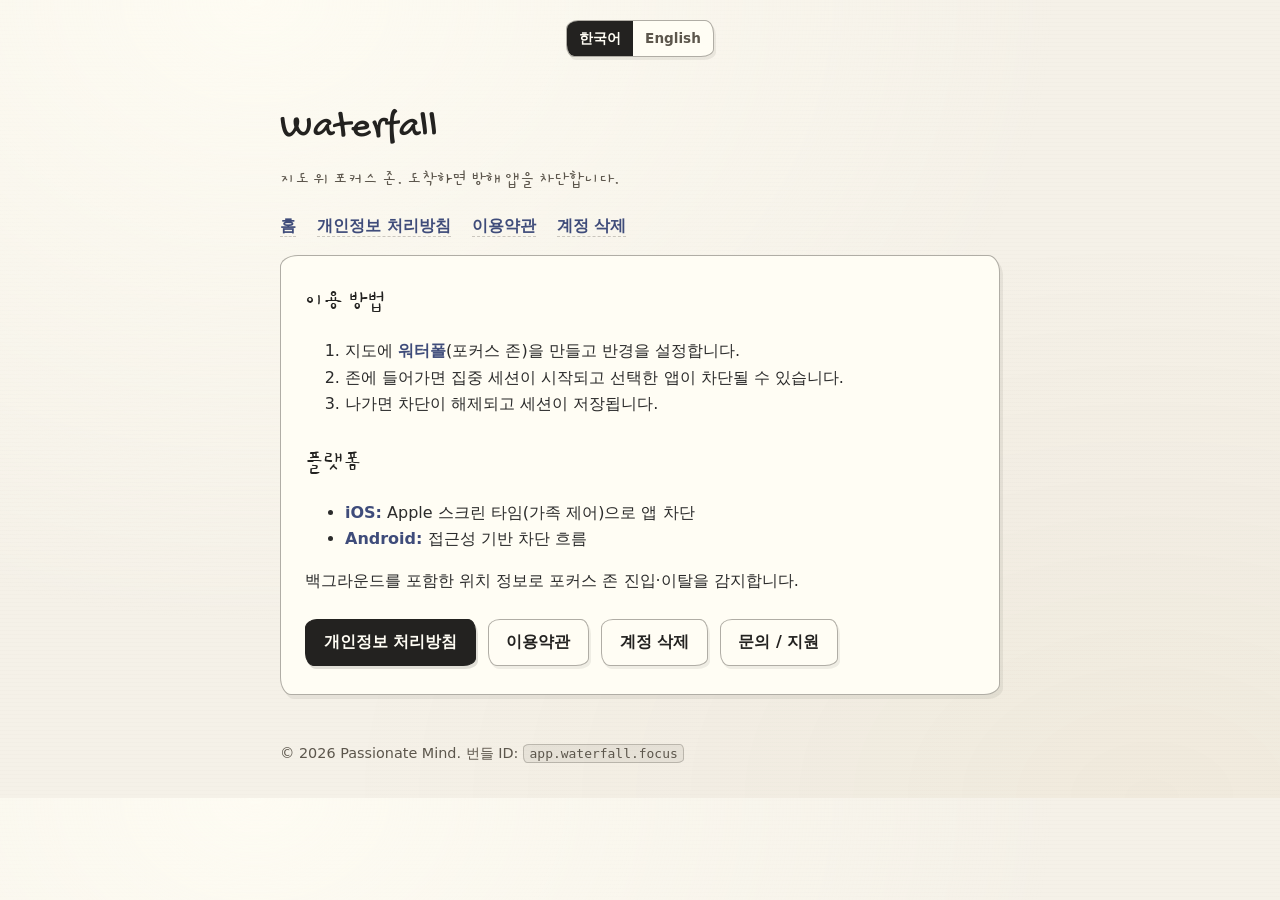
<file: index.html>
<!DOCTYPE html>
<html lang="ko">
  <head>
    <meta charset="utf-8" />
    <meta name="viewport" content="width=device-width, initial-scale=1" />
    <title>Waterfall — 지도 위 포커스 존</title>
    <meta
      name="description"
      content="워터폴은 지도 위 포커스 존에 들어가면 선택한 앱을 차단해 집중을 돕는 앱입니다."
    />
    <link rel="stylesheet" href="css/style.css" />
    <script src="js/i18n.js" defer></script>
  </head>
  <body data-default-lang="ko">
    <div class="lang-switch" role="group" aria-label="Language">
      <button type="button" data-lang-btn="ko" class="active" aria-pressed="true">한국어</button>
      <button type="button" data-lang-btn="en" aria-pressed="false">English</button>
    </div>

    <div data-lang-block="ko">
      <span data-page-title hidden>Waterfall — 지도 위 포커스 존</span>
      <header>
        <h1>Waterfall</h1>
        <p>지도 위 포커스 존. 도착하면 방해 앱을 차단합니다.</p>
      </header>
      <nav>
        <div class="nav-links">
          <a href="index.html">홈</a>
          <a href="privacy.html">개인정보 처리방침</a>
          <a href="terms.html">이용약관</a>
          <a href="delete-account.html">계정 삭제</a>
        </div>
      </nav>
      <section class="hero">
        <div class="hero-card">
          <h2>이용 방법</h2>
          <ol>
            <li>지도에 <strong>워터폴</strong>(포커스 존)을 만들고 반경을 설정합니다.</li>
            <li>존에 들어가면 집중 세션이 시작되고 선택한 앱이 차단될 수 있습니다.</li>
            <li>나가면 차단이 해제되고 세션이 저장됩니다.</li>
          </ol>
          <h2>플랫폼</h2>
          <ul>
            <li><strong>iOS:</strong> Apple 스크린 타임(가족 제어)으로 앱 차단</li>
            <li><strong>Android:</strong> 접근성 기반 차단 흐름</li>
          </ul>
          <p>
            백그라운드를 포함한 위치 정보로 포커스 존 진입·이탈을 감지합니다.
          </p>
          <div class="cta-row">
            <a href="privacy.html">개인정보 처리방침</a>
            <a href="terms.html" class="secondary">이용약관</a>
            <a href="delete-account.html" class="secondary">계정 삭제</a>
            <a href="https://github.com/Halley04/Waterfall-docs/issues" class="secondary">문의 / 지원</a>
          </div>
        </div>
      </section>
      <footer>
        <p>© 2026 Passionate Mind. 번들 ID: <code>app.waterfall.focus</code></p>
      </footer>
    </div>

    <div data-lang-block="en" hidden>
      <span data-page-title hidden>Waterfall — Focus zones on the map</span>
      <header>
        <h1>Waterfall</h1>
        <p>Focus zones on the map. Block distracting apps when you arrive.</p>
      </header>
      <nav>
        <div class="nav-links">
          <a href="index.html">Home</a>
          <a href="privacy.html">Privacy Policy</a>
          <a href="terms.html">Terms of Use</a>
          <a href="delete-account.html">Account deletion</a>
        </div>
      </nav>
      <section class="hero">
        <div class="hero-card">
          <h2>How it works</h2>
          <ol>
            <li>Create a <strong>waterfall</strong> — a focus zone with a radius you choose.</li>
            <li>When you enter, a focus session can start and selected apps may be blocked.</li>
            <li>When you leave, blocking turns off and your session is saved.</li>
          </ol>
          <h2>Platforms</h2>
          <ul>
            <li><strong>iOS:</strong> Apple Screen Time (Family Controls)</li>
            <li><strong>Android:</strong> Accessibility-based blocking</li>
          </ul>
          <p>Location is used to detect zone enter/exit, including in the background.</p>
          <div class="cta-row">
            <a href="privacy.html">Privacy Policy</a>
            <a href="terms.html" class="secondary">Terms of Use</a>
            <a href="delete-account.html" class="secondary">Account deletion</a>
            <a href="https://github.com/Halley04/Waterfall-docs/issues" class="secondary">Contact / Support</a>
          </div>
        </div>
      </section>
      <footer>
        <p>© 2026 Passionate Mind. Bundle ID: <code>app.waterfall.focus</code></p>
      </footer>
    </div>
  </body>
</html>
</file>
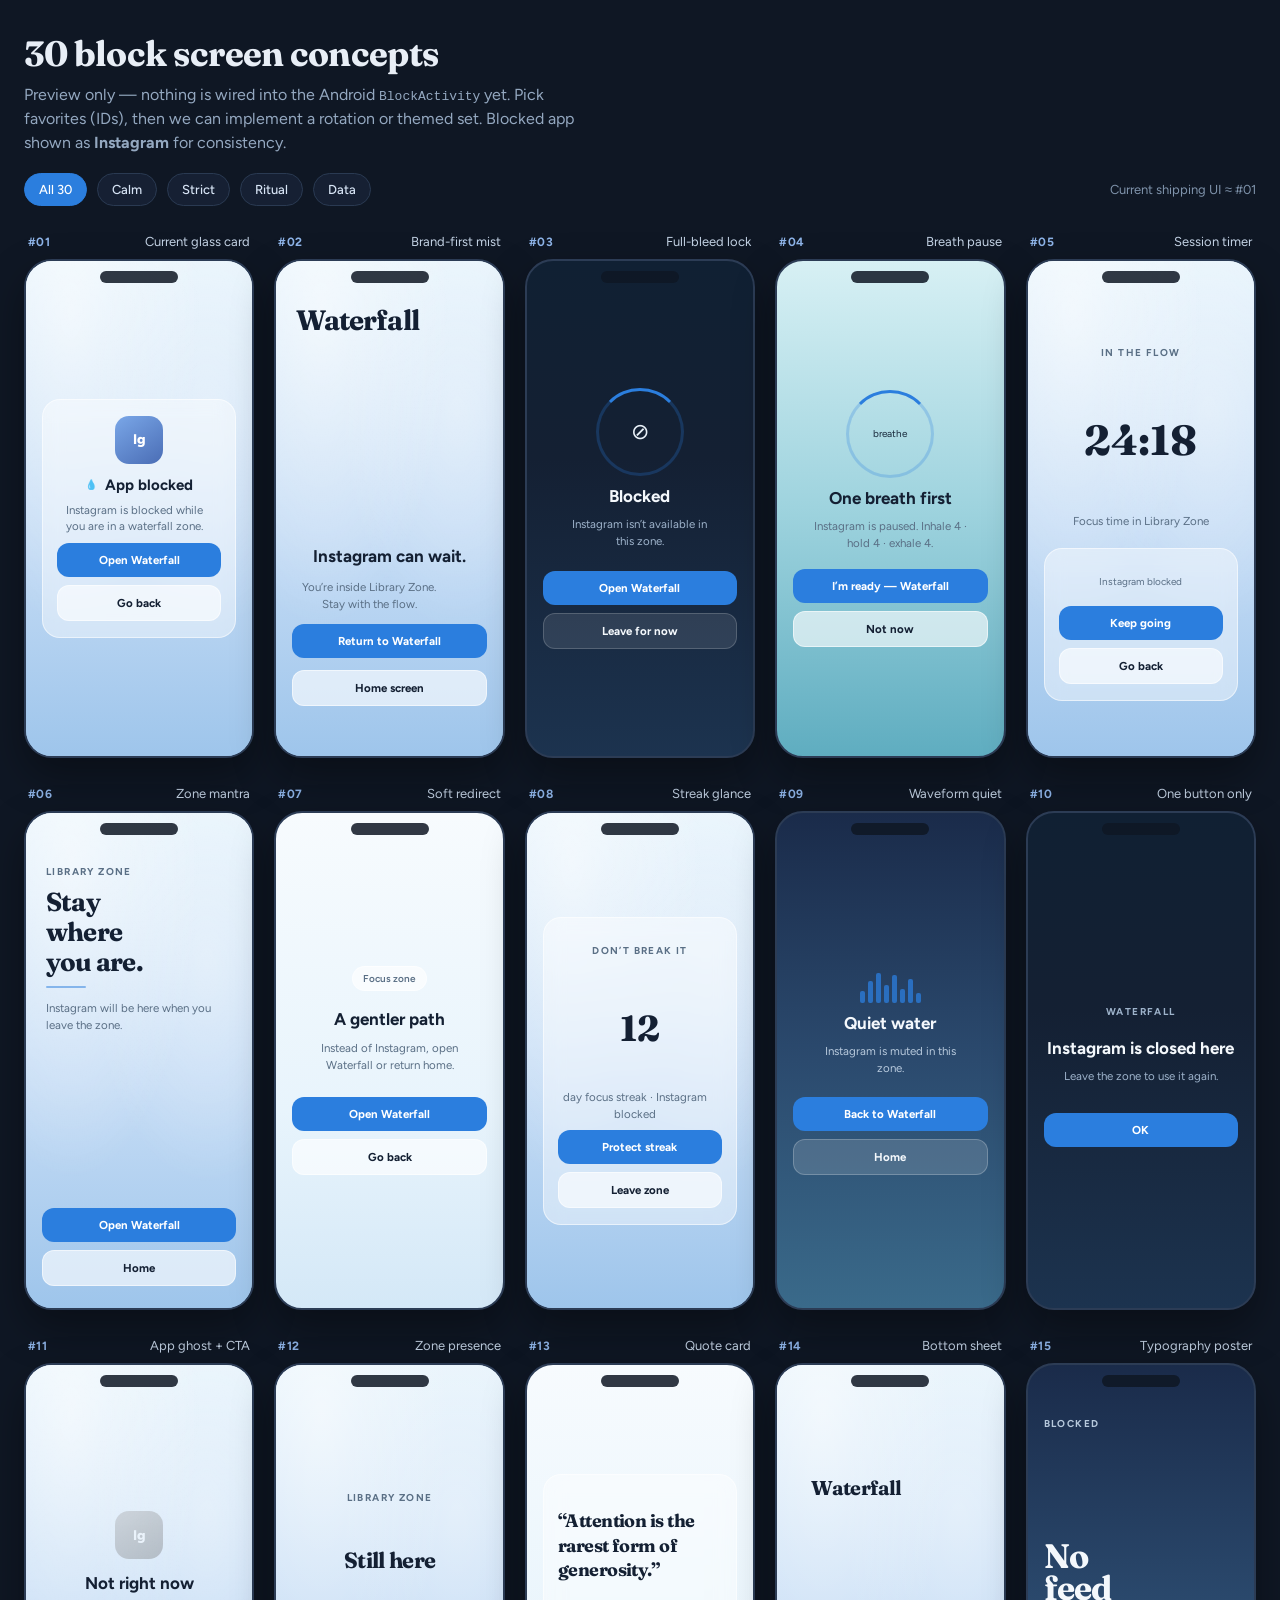
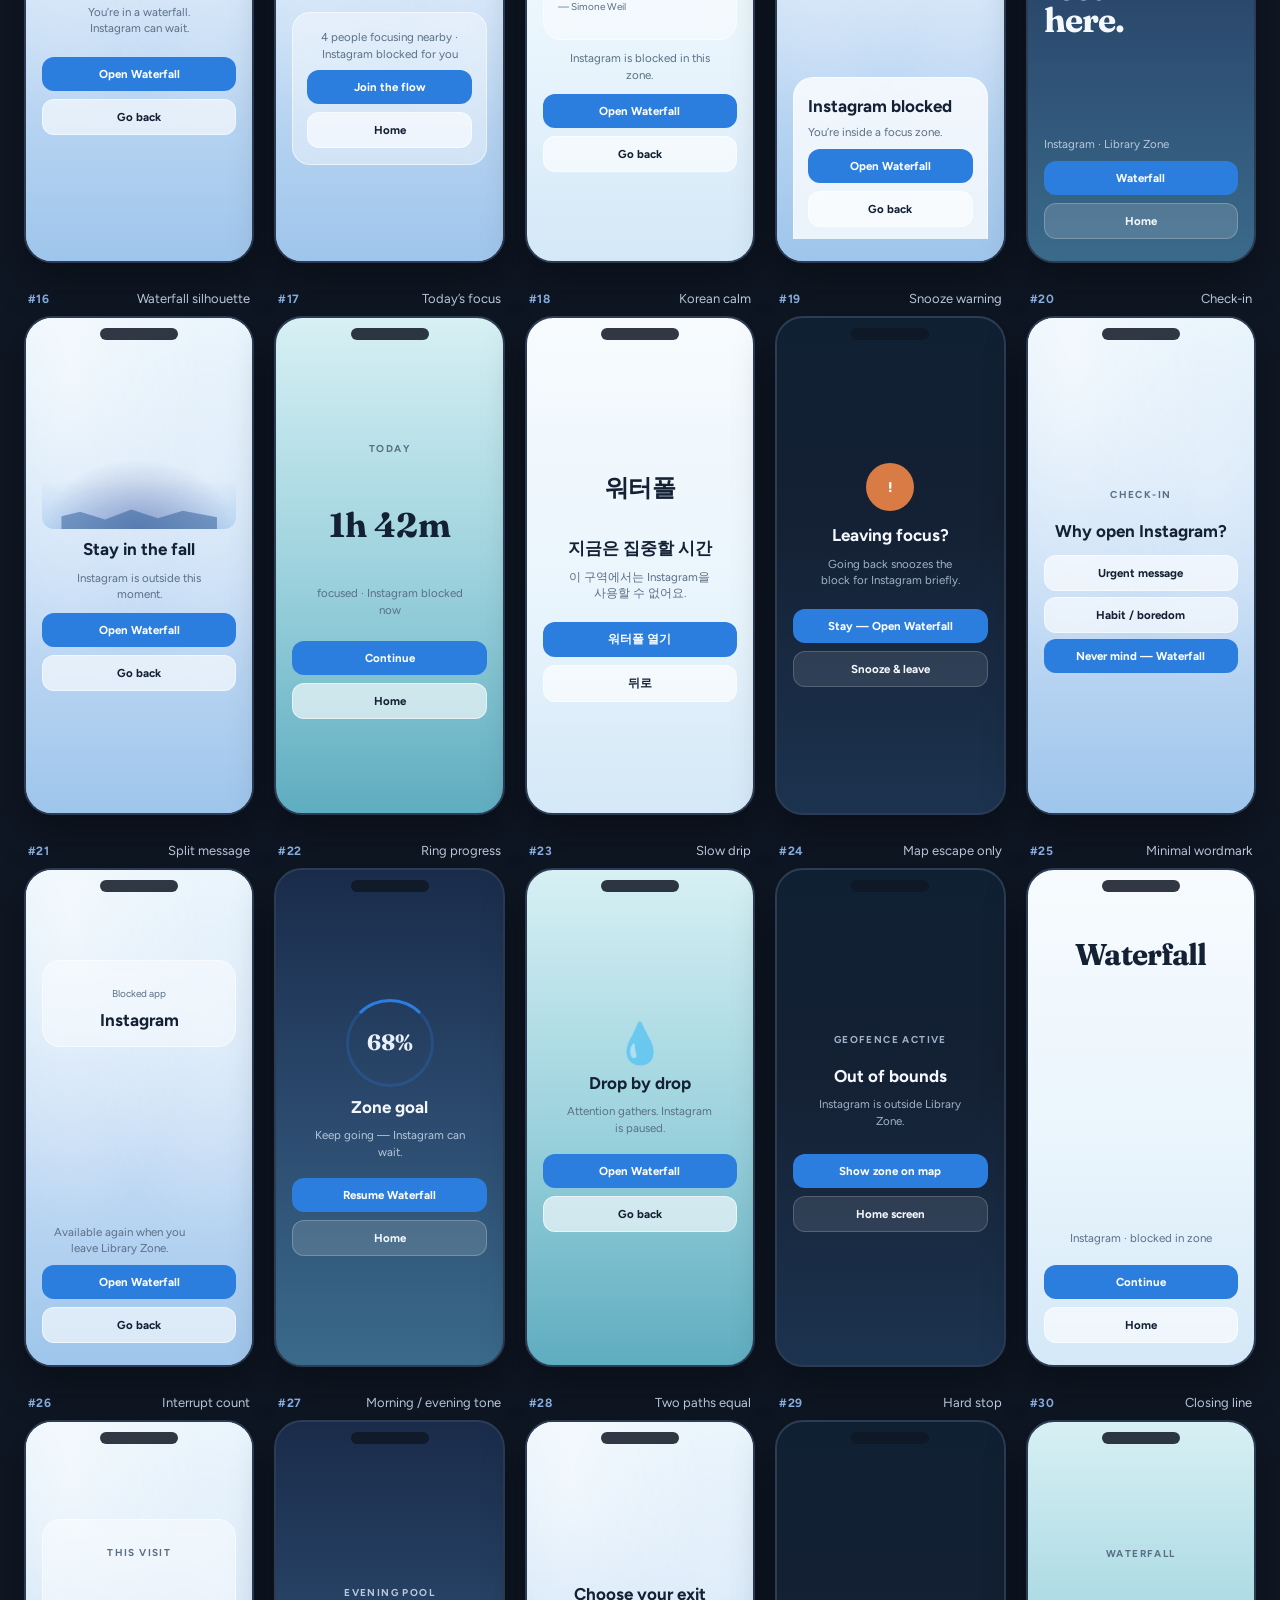
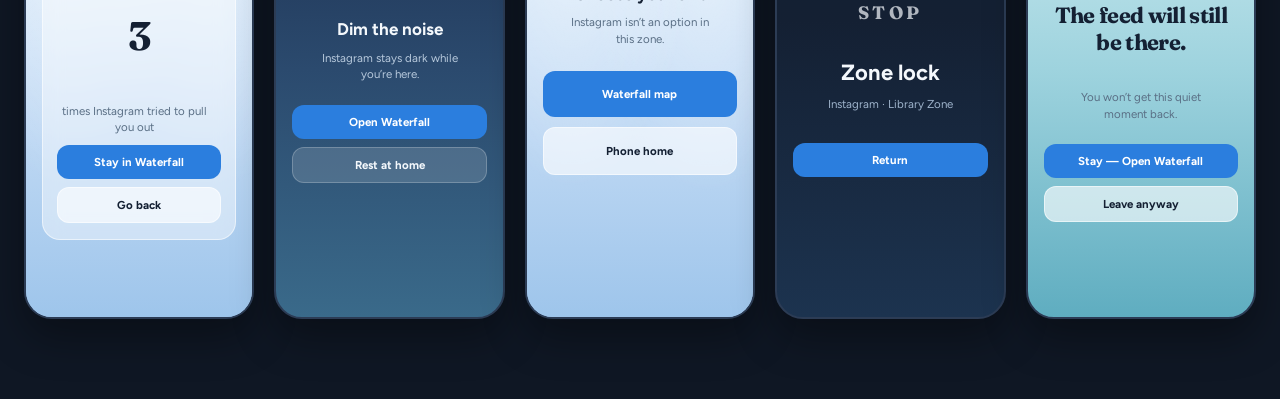
<file: block-screen-gallery.html>
<!DOCTYPE html>
<html lang="en">
<head>
  <meta charset="UTF-8" />
  <meta name="viewport" content="width=device-width, initial-scale=1" />
  <title>Waterfall — 30 block screen concepts</title>
  <link rel="preconnect" href="https://fonts.googleapis.com" />
  <link rel="preconnect" href="https://fonts.gstatic.com" crossorigin />
  <link href="https://fonts.googleapis.com/css2?family=Figtree:wght@400;500;600;700;800&family=Fraunces:opsz,wght@9..144,500;9..144,700&display=swap" rel="stylesheet" />
  <style>
    :root {
      --sky: #e8f4fc;
      --mid: #c5dcf5;
      --pool: #9ec5eb;
      --ink: #142033;
      --text: #1a2b3d;
      --muted: #5a6f85;
      --blue: #2b7ede;
      --teal: #3696a8;
      --deep: #4a5a9e;
      --foam: #f3f8fc;
      --glass: rgba(255, 255, 255, 0.42);
      --glass-strong: rgba(255, 255, 255, 0.62);
      --border: rgba(255, 255, 255, 0.55);
      --page: #0f1724;
    }

    * { box-sizing: border-box; }
    body {
      margin: 0;
      font-family: Figtree, sans-serif;
      background: var(--page);
      color: #e8eef6;
      padding: 32px 24px 80px;
    }

    header {
      max-width: 1280px;
      margin: 0 auto 28px;
    }
    header h1 {
      font-family: Fraunces, serif;
      font-weight: 700;
      font-size: clamp(1.6rem, 3vw, 2.2rem);
      margin: 0 0 8px;
      letter-spacing: -0.02em;
    }
    header p {
      margin: 0;
      color: #94a8c0;
      max-width: 56ch;
      line-height: 1.5;
    }
    .toolbar {
      display: flex;
      flex-wrap: wrap;
      gap: 10px;
      margin-top: 18px;
      align-items: center;
    }
    .toolbar button {
      border: 1px solid #2a3a52;
      background: #162033;
      color: #d7e4f5;
      border-radius: 999px;
      padding: 8px 14px;
      font: 500 13px Figtree, sans-serif;
      cursor: pointer;
    }
    .toolbar button.active {
      background: var(--blue);
      border-color: var(--blue);
      color: white;
    }
    .note {
      font-size: 13px;
      color: #7f93ab;
      margin-left: auto;
    }

    .grid {
      max-width: 1280px;
      margin: 0 auto;
      display: grid;
      grid-template-columns: repeat(auto-fill, minmax(220px, 1fr));
      gap: 28px 20px;
    }

    .card {
      display: flex;
      flex-direction: column;
      gap: 10px;
    }
    .meta {
      display: flex;
      justify-content: space-between;
      align-items: baseline;
      gap: 8px;
      padding: 0 4px;
    }
    .meta .id {
      font-size: 12px;
      font-weight: 700;
      color: #8eb4e8;
      letter-spacing: 0.04em;
    }
    .meta .name {
      font-size: 13px;
      color: #c5d4e6;
      text-align: right;
    }

    .phone {
      aspect-ratio: 9 / 19.5;
      border-radius: 28px;
      overflow: hidden;
      position: relative;
      border: 2px solid #2c3c55;
      box-shadow: 0 18px 40px rgba(0, 0, 0, 0.35);
      background: linear-gradient(180deg, var(--sky), var(--mid) 48%, var(--pool));
      color: var(--text);
    }
    .phone::before {
      content: "";
      position: absolute;
      top: 10px;
      left: 50%;
      transform: translateX(-50%);
      width: 78px;
      height: 12px;
      background: #0f1724;
      border-radius: 999px;
      z-index: 5;
      opacity: 0.85;
    }
    .screen {
      position: absolute;
      inset: 0;
      padding: 42px 16px 22px;
      display: flex;
      flex-direction: column;
      align-items: center;
      justify-content: center;
      text-align: center;
      gap: 10px;
    }

    .brand {
      font-family: Fraunces, serif;
      font-weight: 700;
      letter-spacing: -0.03em;
      color: var(--ink);
    }
    .eyebrow {
      font-size: 10px;
      font-weight: 700;
      letter-spacing: 0.14em;
      text-transform: uppercase;
      color: var(--muted);
    }
    .title {
      font-size: 17px;
      font-weight: 700;
      line-height: 1.2;
      color: var(--ink);
      margin: 0;
    }
    .body {
      font-size: 11.5px;
      line-height: 1.45;
      color: var(--muted);
      margin: 0;
      max-width: 22ch;
    }
    .glass {
      background: var(--glass);
      border: 1px solid var(--border);
      backdrop-filter: blur(10px);
      border-radius: 18px;
      padding: 16px 14px;
      width: 100%;
    }
    .btn {
      width: 100%;
      border: 0;
      border-radius: 12px;
      padding: 10px 12px;
      font: 700 11.5px Figtree, sans-serif;
      cursor: default;
    }
    .btn-primary {
      background: var(--blue);
      color: white;
    }
    .btn-ghost {
      background: var(--glass-strong);
      color: var(--ink);
      border: 1px solid var(--border);
    }
    .icon {
      width: 48px;
      height: 48px;
      border-radius: 14px;
      background: linear-gradient(145deg, #7aa7e8, #4a6db5);
      display: grid;
      place-items: center;
      color: white;
      font-weight: 800;
      font-size: 14px;
      margin: 0 auto 4px;
    }
    .icon.round { border-radius: 50%; }
    .stack { display: flex; flex-direction: column; gap: 8px; width: 100%; }
    .row { display: flex; gap: 8px; width: 100%; align-items: center; justify-content: center; }
    .tiny { font-size: 10px; color: var(--muted); }
    .big-num {
      font-family: Fraunces, serif;
      font-size: 42px;
      line-height: 0.95;
      color: var(--ink);
      font-weight: 700;
    }
    .ring {
      width: 88px;
      height: 88px;
      border-radius: 50%;
      border: 3px solid rgba(43, 126, 222, 0.25);
      border-top-color: var(--blue);
      display: grid;
      place-items: center;
    }
    .mist {
      position: absolute;
      inset: 0;
      background:
        radial-gradient(ellipse at 20% 10%, rgba(255,255,255,0.55), transparent 50%),
        radial-gradient(ellipse at 80% 30%, rgba(255,255,255,0.35), transparent 45%),
        linear-gradient(180deg, var(--sky), var(--mid) 55%, var(--pool));
      z-index: 0;
    }
    .content { position: relative; z-index: 1; width: 100%; height: 100%;
      display: flex; flex-direction: column; align-items: center; justify-content: center; gap: 10px; }

    /* Variants with darker/mood backgrounds override .phone */
    .phone.deep { background: linear-gradient(180deg, #1a2b4a, #2b4a6e 50%, #3a6a8a); color: #e8f0f8; }
    .phone.deep .title, .phone.deep .brand, .phone.deep .big-num { color: #f4f8fc; }
    .phone.deep .body, .phone.deep .eyebrow, .phone.deep .tiny { color: #b7c9dc; }
    .phone.deep .glass { background: rgba(255,255,255,0.12); border-color: rgba(255,255,255,0.2); }
    .phone.deep .btn-ghost { background: rgba(255,255,255,0.14); color: #f4f8fc; border-color: rgba(255,255,255,0.22); }

    .phone.teal { background: linear-gradient(180deg, #d7f0f4, #9ed3de 50%, #5fadc0); }
    .phone.ink { background: linear-gradient(180deg, #102033, #142033 40%, #1c334f); color: #e8f0f8; }
    .phone.ink .title, .phone.ink .brand, .phone.ink .big-num { color: #f4f8fc; }
    .phone.ink .body, .phone.ink .eyebrow, .phone.ink .tiny { color: #9eb3cb; }
    .phone.ink .glass { background: rgba(255,255,255,0.08); border-color: rgba(255,255,255,0.16); }
    .phone.ink .btn-ghost { background: rgba(255,255,255,0.1); color: #f4f8fc; border-color: rgba(255,255,255,0.18); }

    .phone.foam { background: linear-gradient(180deg, #f7fbfe, #e8f4fc 60%, #d4e8f7); }

    .poster-line {
      width: 100%;
      text-align: left;
      padding: 0 4px;
    }
    .divider {
      width: 40px;
      height: 2px;
      background: var(--blue);
      opacity: 0.5;
      border-radius: 2px;
    }
    .pill {
      display: inline-flex;
      align-items: center;
      gap: 6px;
      padding: 5px 10px;
      border-radius: 999px;
      background: var(--glass-strong);
      border: 1px solid var(--border);
      font-size: 10px;
      font-weight: 600;
      color: var(--muted);
    }
    .bars {
      display: flex;
      align-items: flex-end;
      gap: 3px;
      height: 36px;
    }
    .bars span {
      width: 5px;
      border-radius: 2px;
      background: var(--blue);
      opacity: 0.75;
    }
    .bottom-sheet {
      margin-top: auto;
      width: 100%;
      background: rgba(255,255,255,0.78);
      border-radius: 20px 20px 0 0;
      padding: 18px 14px 12px;
      border: 1px solid var(--border);
      border-bottom: 0;
    }
    .silhouette {
      width: 100%;
      height: 70px;
      background:
        radial-gradient(ellipse at 50% 100%, rgba(74,90,158,0.45), transparent 70%),
        linear-gradient(180deg, transparent 30%, rgba(43,126,222,0.18));
      border-radius: 12px;
      position: relative;
      overflow: hidden;
    }
    .silhouette::after {
      content: "";
      position: absolute;
      bottom: 0;
      left: 10%;
      right: 10%;
      height: 22px;
      background: rgba(42, 90, 150, 0.5);
      clip-path: polygon(0 40%, 12% 20%, 28% 55%, 45% 10%, 62% 50%, 78% 15%, 100% 45%, 100% 100%, 0 100%);
    }
    .filter-hide { display: none !important; }
  </style>
</head>
<body>
  <header>
    <h1>30 block screen concepts</h1>
    <p>
      Preview only — nothing is wired into the Android <code>BlockActivity</code> yet.
      Pick favorites (IDs), then we can implement a rotation or themed set.
      Blocked app shown as <strong>Instagram</strong> for consistency.
    </p>
    <div class="toolbar">
      <button type="button" class="active" data-filter="all">All 30</button>
      <button type="button" data-filter="calm">Calm</button>
      <button type="button" data-filter="strict">Strict</button>
      <button type="button" data-filter="ritual">Ritual</button>
      <button type="button" data-filter="data">Data</button>
      <span class="note">Current shipping UI ≈ #01</span>
    </div>
  </header>

  <div class="grid" id="grid"></div>

  <script>
    const concepts = [
      {
        id: "01", tags: ["calm"], name: "Current glass card",
        html: `
          <div class="mist"></div>
          <div class="content">
            <div class="glass stack">
              <div class="icon">Ig</div>
              <div class="row"><span class="tiny">💧</span><p class="title" style="font-size:15px">App blocked</p></div>
              <p class="body">Instagram is blocked while you are in a waterfall zone.</p>
              <button class="btn btn-primary">Open Waterfall</button>
              <button class="btn btn-ghost">Go back</button>
            </div>
          </div>`
      },
      {
        id: "02", tags: ["calm"], name: "Brand-first mist",
        html: `
          <div class="mist"></div>
          <div class="content" style="justify-content:flex-end;padding-bottom:28px">
            <p class="brand" style="font-size:28px;margin:0 auto auto 0;align-self:flex-start;padding-left:4px">Waterfall</p>
            <div class="stack" style="gap:12px">
              <p class="title">Instagram can wait.</p>
              <p class="body">You’re inside Library Zone. Stay with the flow.</p>
              <button class="btn btn-primary">Return to Waterfall</button>
              <button class="btn btn-ghost">Home screen</button>
            </div>
          </div>`
      },
      {
        id: "03", tags: ["strict"], name: "Full-bleed lock",
        phoneClass: "ink",
        html: `
          <div class="content">
            <div class="ring"><span style="font-size:22px">⊘</span></div>
            <p class="title">Blocked</p>
            <p class="body">Instagram isn’t available in this zone.</p>
            <div class="stack" style="margin-top:12px">
              <button class="btn btn-primary">Open Waterfall</button>
              <button class="btn btn-ghost">Leave for now</button>
            </div>
          </div>`
      },
      {
        id: "04", tags: ["ritual"], name: "Breath pause",
        phoneClass: "teal",
        html: `
          <div class="content">
            <div class="ring"><span class="tiny" style="color:inherit">breathe</span></div>
            <p class="title">One breath first</p>
            <p class="body">Instagram is paused. Inhale 4 · hold 4 · exhale 4.</p>
            <div class="stack" style="margin-top:8px">
              <button class="btn btn-primary">I’m ready — Waterfall</button>
              <button class="btn btn-ghost">Not now</button>
            </div>
          </div>`
      },
      {
        id: "05", tags: ["data"], name: "Session timer",
        html: `
          <div class="mist"></div>
          <div class="content">
            <p class="eyebrow">In the flow</p>
            <p class="big-num">24:18</p>
            <p class="body">Focus time in Library Zone</p>
            <div class="glass stack" style="margin-top:8px">
              <p class="tiny">Instagram blocked</p>
              <button class="btn btn-primary">Keep going</button>
              <button class="btn btn-ghost">Go back</button>
            </div>
          </div>`
      },
      {
        id: "06", tags: ["ritual"], name: "Zone mantra",
        html: `
          <div class="mist"></div>
          <div class="content" style="align-items:stretch">
            <div class="poster-line">
              <p class="eyebrow">Library Zone</p>
              <p class="brand" style="font-size:26px;line-height:1.15;margin:8px 0">Stay<br/>where<br/>you are.</p>
              <div class="divider"></div>
              <p class="body" style="margin-top:12px;text-align:left;max-width:none">Instagram will be here when you leave the zone.</p>
            </div>
            <div class="stack" style="margin-top:auto">
              <button class="btn btn-primary">Open Waterfall</button>
              <button class="btn btn-ghost">Home</button>
            </div>
          </div>`
      },
      {
        id: "07", tags: ["calm"], name: "Soft redirect",
        phoneClass: "foam",
        html: `
          <div class="content">
            <span class="pill">Focus zone</span>
            <p class="title" style="margin-top:8px">A gentler path</p>
            <p class="body">Instead of Instagram, open Waterfall or return home.</p>
            <div class="stack" style="margin-top:14px">
              <button class="btn btn-primary">Open Waterfall</button>
              <button class="btn btn-ghost">Go back</button>
            </div>
          </div>`
      },
      {
        id: "08", tags: ["data"], name: "Streak glance",
        html: `
          <div class="mist"></div>
          <div class="content">
            <div class="glass stack">
              <p class="eyebrow">Don’t break it</p>
              <p class="big-num" style="font-size:36px">12</p>
              <p class="body">day focus streak · Instagram blocked</p>
              <button class="btn btn-primary">Protect streak</button>
              <button class="btn btn-ghost">Leave zone</button>
            </div>
          </div>`
      },
      {
        id: "09", tags: ["ritual"], name: "Waveform quiet",
        phoneClass: "deep",
        html: `
          <div class="content">
            <div class="bars">
              <span style="height:12px"></span><span style="height:22px"></span><span style="height:30px"></span>
              <span style="height:18px"></span><span style="height:28px"></span><span style="height:14px"></span>
              <span style="height:24px"></span><span style="height:10px"></span>
            </div>
            <p class="title">Quiet water</p>
            <p class="body">Instagram is muted in this zone.</p>
            <div class="stack" style="margin-top:10px">
              <button class="btn btn-primary">Back to Waterfall</button>
              <button class="btn btn-ghost">Home</button>
            </div>
          </div>`
      },
      {
        id: "10", tags: ["strict"], name: "One button only",
        phoneClass: "ink",
        html: `
          <div class="content">
            <p class="eyebrow">Waterfall</p>
            <p class="title">Instagram is closed here</p>
            <p class="body">Leave the zone to use it again.</p>
            <button class="btn btn-primary" style="margin-top:18px">OK</button>
          </div>`
      },
      {
        id: "11", tags: ["calm"], name: "App ghost + CTA",
        html: `
          <div class="mist"></div>
          <div class="content">
            <div class="icon" style="opacity:0.35;filter:grayscale(1)">Ig</div>
            <p class="title">Not right now</p>
            <p class="body">You’re in a waterfall. Instagram can wait.</p>
            <div class="stack" style="margin-top:10px">
              <button class="btn btn-primary">Open Waterfall</button>
              <button class="btn btn-ghost">Go back</button>
            </div>
          </div>`
      },
      {
        id: "12", tags: ["data"], name: "Zone presence",
        html: `
          <div class="mist"></div>
          <div class="content">
            <p class="eyebrow">Library Zone</p>
            <p class="brand" style="font-size:22px">Still here</p>
            <div class="glass stack" style="margin-top:6px">
              <p class="body" style="max-width:none">4 people focusing nearby · Instagram blocked for you</p>
              <button class="btn btn-primary">Join the flow</button>
              <button class="btn btn-ghost">Home</button>
            </div>
          </div>`
      },
      {
        id: "13", tags: ["ritual"], name: "Quote card",
        phoneClass: "foam",
        html: `
          <div class="content">
            <div class="glass" style="text-align:left">
              <p class="brand" style="font-size:18px;line-height:1.35">“Attention is the rarest form of generosity.”</p>
              <p class="tiny" style="margin-top:10px">— Simone Weil</p>
            </div>
            <p class="body">Instagram is blocked in this zone.</p>
            <div class="stack">
              <button class="btn btn-primary">Open Waterfall</button>
              <button class="btn btn-ghost">Go back</button>
            </div>
          </div>`
      },
      {
        id: "14", tags: ["calm"], name: "Bottom sheet",
        html: `
          <div class="mist"></div>
          <div class="content" style="justify-content:flex-end;padding:0">
            <p class="brand" style="position:absolute;top:48px;left:18px;font-size:20px">Waterfall</p>
            <div class="bottom-sheet stack">
              <p class="title" style="text-align:left">Instagram blocked</p>
              <p class="body" style="text-align:left;max-width:none">You’re inside a focus zone.</p>
              <button class="btn btn-primary">Open Waterfall</button>
              <button class="btn btn-ghost">Go back</button>
            </div>
          </div>`
      },
      {
        id: "15", tags: ["strict"], name: "Typography poster",
        phoneClass: "deep",
        html: `
          <div class="content" style="align-items:stretch;justify-content:space-between">
            <p class="eyebrow" style="text-align:left">BLOCKED</p>
            <p class="brand" style="font-size:34px;line-height:0.95;text-align:left">No<br/>feed<br/>here.</p>
            <div class="stack">
              <p class="body" style="text-align:left;max-width:none">Instagram · Library Zone</p>
              <button class="btn btn-primary">Waterfall</button>
              <button class="btn btn-ghost">Home</button>
            </div>
          </div>`
      },
      {
        id: "16", tags: ["ritual"], name: "Waterfall silhouette",
        html: `
          <div class="mist"></div>
          <div class="content">
            <div class="silhouette"></div>
            <p class="title">Stay in the fall</p>
            <p class="body">Instagram is outside this moment.</p>
            <div class="stack">
              <button class="btn btn-primary">Open Waterfall</button>
              <button class="btn btn-ghost">Go back</button>
            </div>
          </div>`
      },
      {
        id: "17", tags: ["data"], name: "Today’s focus",
        phoneClass: "teal",
        html: `
          <div class="content">
            <p class="eyebrow">Today</p>
            <p class="big-num" style="font-size:34px">1h 42m</p>
            <p class="body">focused · Instagram blocked now</p>
            <div class="stack" style="margin-top:12px">
              <button class="btn btn-primary">Continue</button>
              <button class="btn btn-ghost">Home</button>
            </div>
          </div>`
      },
      {
        id: "18", tags: ["calm"], name: "Korean calm",
        phoneClass: "foam",
        html: `
          <div class="content">
            <p class="brand" style="font-size:24px">워터폴</p>
            <p class="title">지금은 집중할 시간</p>
            <p class="body">이 구역에서는 Instagram을 사용할 수 없어요.</p>
            <div class="stack" style="margin-top:10px">
              <button class="btn btn-primary">워터폴 열기</button>
              <button class="btn btn-ghost">뒤로</button>
            </div>
          </div>`
      },
      {
        id: "19", tags: ["strict"], name: "Snooze warning",
        phoneClass: "ink",
        html: `
          <div class="content">
            <div class="icon round" style="background:#d97b45">!</div>
            <p class="title">Leaving focus?</p>
            <p class="body">Going back snoozes the block for Instagram briefly.</p>
            <div class="stack" style="margin-top:10px">
              <button class="btn btn-primary">Stay — Open Waterfall</button>
              <button class="btn btn-ghost">Snooze & leave</button>
            </div>
          </div>`
      },
      {
        id: "20", tags: ["ritual"], name: "Check-in",
        html: `
          <div class="mist"></div>
          <div class="content">
            <p class="eyebrow">Check-in</p>
            <p class="title">Why open Instagram?</p>
            <div class="stack" style="gap:6px;margin-top:4px">
              <button class="btn btn-ghost">Urgent message</button>
              <button class="btn btn-ghost">Habit / boredom</button>
              <button class="btn btn-primary">Never mind — Waterfall</button>
            </div>
          </div>`
      },
      {
        id: "21", tags: ["calm"], name: "Split message",
        html: `
          <div class="mist"></div>
          <div class="content" style="padding-top:48px;justify-content:flex-start">
            <div class="glass" style="margin-bottom:auto">
              <p class="tiny">Blocked app</p>
              <p class="title" style="margin-top:4px">Instagram</p>
            </div>
            <div class="stack">
              <p class="body">Available again when you leave Library Zone.</p>
              <button class="btn btn-primary">Open Waterfall</button>
              <button class="btn btn-ghost">Go back</button>
            </div>
          </div>`
      },
      {
        id: "22", tags: ["data"], name: "Ring progress",
        phoneClass: "deep",
        html: `
          <div class="content">
            <div class="ring"><span class="big-num" style="font-size:22px;color:inherit">68%</span></div>
            <p class="title">Zone goal</p>
            <p class="body">Keep going — Instagram can wait.</p>
            <div class="stack" style="margin-top:8px">
              <button class="btn btn-primary">Resume Waterfall</button>
              <button class="btn btn-ghost">Home</button>
            </div>
          </div>`
      },
      {
        id: "23", tags: ["ritual"], name: "Slow drip",
        phoneClass: "teal",
        html: `
          <div class="content">
            <p style="font-size:40px;line-height:1;margin:0;opacity:0.7">💧</p>
            <p class="title">Drop by drop</p>
            <p class="body">Attention gathers. Instagram is paused.</p>
            <div class="stack" style="margin-top:8px">
              <button class="btn btn-primary">Open Waterfall</button>
              <button class="btn btn-ghost">Go back</button>
            </div>
          </div>`
      },
      {
        id: "24", tags: ["strict"], name: "Map escape only",
        phoneClass: "ink",
        html: `
          <div class="content">
            <p class="eyebrow">Geofence active</p>
            <p class="title">Out of bounds</p>
            <p class="body">Instagram is outside Library Zone.</p>
            <div class="stack" style="margin-top:14px">
              <button class="btn btn-primary">Show zone on map</button>
              <button class="btn btn-ghost">Home screen</button>
            </div>
          </div>`
      },
      {
        id: "25", tags: ["calm"], name: "Minimal wordmark",
        phoneClass: "foam",
        html: `
          <div class="content">
            <p class="brand" style="font-size:30px;margin-bottom:auto;margin-top:24px">Waterfall</p>
            <p class="body" style="margin-bottom:8px">Instagram · blocked in zone</p>
            <div class="stack">
              <button class="btn btn-primary">Continue</button>
              <button class="btn btn-ghost">Home</button>
            </div>
          </div>`
      },
      {
        id: "26", tags: ["data"], name: "Interrupt count",
        html: `
          <div class="mist"></div>
          <div class="content">
            <div class="glass stack">
              <p class="eyebrow">This visit</p>
              <p class="big-num" style="font-size:40px">3</p>
              <p class="body">times Instagram tried to pull you out</p>
              <button class="btn btn-primary">Stay in Waterfall</button>
              <button class="btn btn-ghost">Go back</button>
            </div>
          </div>`
      },
      {
        id: "27", tags: ["ritual"], name: "Morning / evening tone",
        phoneClass: "deep",
        html: `
          <div class="content">
            <p class="eyebrow">Evening pool</p>
            <p class="title">Dim the noise</p>
            <p class="body">Instagram stays dark while you’re here.</p>
            <div class="stack" style="margin-top:12px">
              <button class="btn btn-primary">Open Waterfall</button>
              <button class="btn btn-ghost">Rest at home</button>
            </div>
          </div>`
      },
      {
        id: "28", tags: ["calm"], name: "Two paths equal",
        html: `
          <div class="mist"></div>
          <div class="content">
            <p class="title">Choose your exit</p>
            <p class="body">Instagram isn’t an option in this zone.</p>
            <div class="stack" style="margin-top:14px;gap:10px">
              <button class="btn btn-primary" style="padding:16px 12px">Waterfall map</button>
              <button class="btn btn-ghost" style="padding:16px 12px">Phone home</button>
            </div>
          </div>`
      },
      {
        id: "29", tags: ["strict"], name: "Hard stop",
        phoneClass: "ink",
        html: `
          <div class="content">
            <p class="brand" style="font-size:18px;letter-spacing:0.2em;text-transform:uppercase;opacity:0.7">Stop</p>
            <p class="title" style="font-size:22px;margin-top:8px">Zone lock</p>
            <p class="body">Instagram · Library Zone</p>
            <button class="btn btn-primary" style="margin-top:20px">Return</button>
          </div>`
      },
      {
        id: "30", tags: ["ritual"], name: "Closing line",
        phoneClass: "teal",
        html: `
          <div class="content">
            <p class="eyebrow">Waterfall</p>
            <p class="brand" style="font-size:22px;line-height:1.25;max-width:14ch">The feed will still be there.</p>
            <p class="body">You won’t get this quiet moment back.</p>
            <div class="stack" style="margin-top:12px">
              <button class="btn btn-primary">Stay — Open Waterfall</button>
              <button class="btn btn-ghost">Leave anyway</button>
            </div>
          </div>`
      },
    ];

    const grid = document.getElementById("grid");

    function render(filter) {
      grid.innerHTML = "";
      concepts.forEach((c) => {
        if (filter !== "all" && !c.tags.includes(filter)) return;
        const card = document.createElement("article");
        card.className = "card";
        card.dataset.tags = c.tags.join(" ");
        card.innerHTML = `
          <div class="meta"><span class="id">#${c.id}</span><span class="name">${c.name}</span></div>
          <div class="phone ${c.phoneClass || ""}"><div class="screen">${c.html}</div></div>`;
        grid.appendChild(card);
      });
    }

    render("all");

    document.querySelectorAll(".toolbar button[data-filter]").forEach((btn) => {
      btn.addEventListener("click", () => {
        document.querySelectorAll(".toolbar button[data-filter]").forEach((b) => b.classList.remove("active"));
        btn.classList.add("active");
        render(btn.dataset.filter);
      });
    });
  </script>
</body>
</html>
</file>
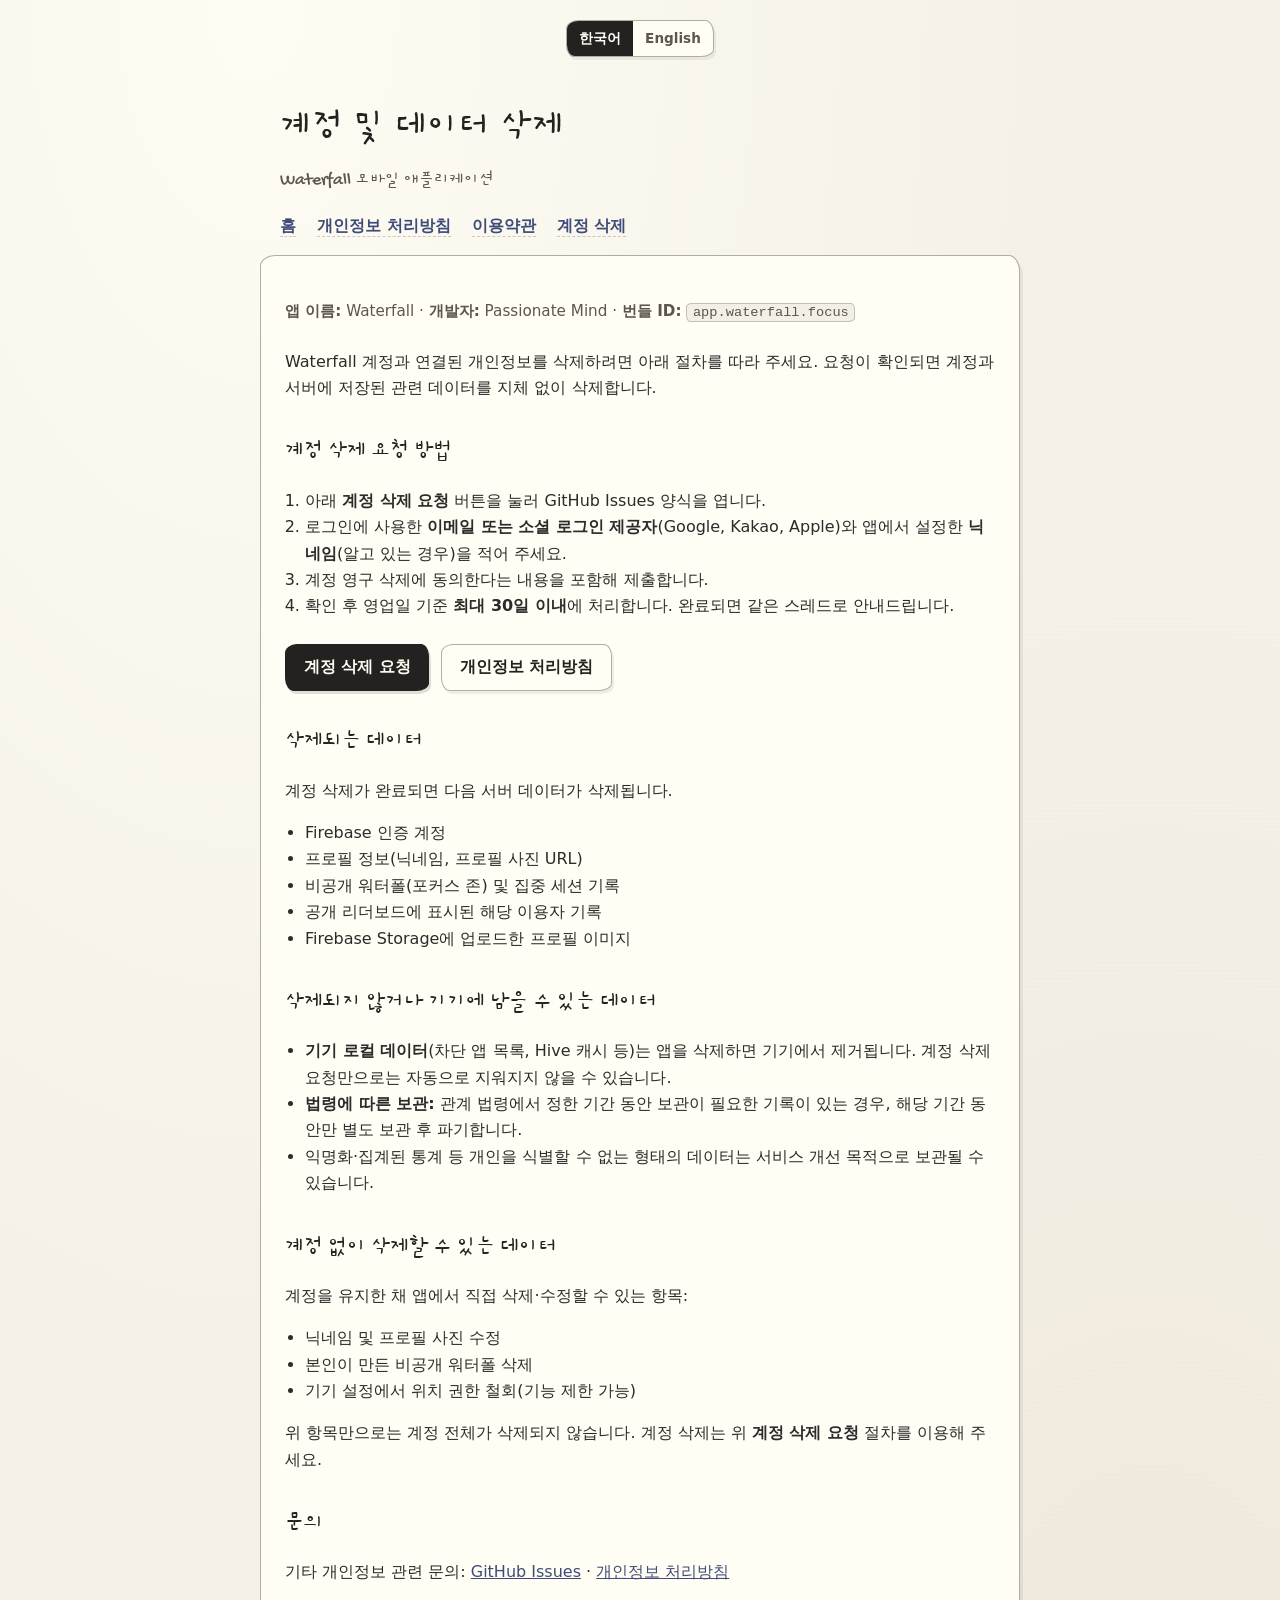
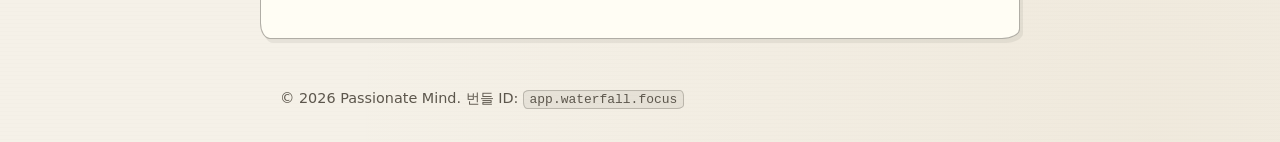
<file: delete-account.html>
<!DOCTYPE html>
<html lang="ko">
  <head>
    <meta charset="utf-8" />
    <meta name="viewport" content="width=device-width, initial-scale=1" />
    <title>계정 삭제 — Waterfall</title>
    <link rel="stylesheet" href="css/style.css" />
    <script src="js/i18n.js" defer></script>
  </head>
  <body data-default-lang="ko">
    <div class="lang-switch" role="group" aria-label="Language">
      <button type="button" data-lang-btn="ko" class="active" aria-pressed="true">한국어</button>
      <button type="button" data-lang-btn="en" aria-pressed="false">English</button>
    </div>

    <div data-lang-block="ko">
      <span data-page-title hidden>계정 삭제 — Waterfall</span>
      <header>
        <h1>계정 및 데이터 삭제</h1>
        <p>Waterfall 모바일 애플리케이션</p>
      </header>
      <nav>
        <div class="nav-links">
          <a href="index.html">홈</a>
          <a href="privacy.html">개인정보 처리방침</a>
          <a href="terms.html">이용약관</a>
          <a href="delete-account.html">계정 삭제</a>
        </div>
      </nav>
      <main>
        <p class="meta">
          <strong>앱 이름:</strong> Waterfall · <strong>개발자:</strong> Passionate Mind ·
          <strong>번들 ID:</strong> <code>app.waterfall.focus</code>
        </p>

        <p>
          Waterfall 계정과 연결된 개인정보를 삭제하려면 아래 절차를 따라 주세요. 요청이 확인되면
          계정과 서버에 저장된 관련 데이터를 지체 없이 삭제합니다.
        </p>

        <h2>계정 삭제 요청 방법</h2>
        <ol>
          <li>
            아래 <strong>계정 삭제 요청</strong> 버튼을 눌러 GitHub Issues 양식을 엽니다.
          </li>
          <li>
            로그인에 사용한 <strong>이메일 또는 소셜 로그인 제공자</strong>(Google, Kakao, Apple)와
            앱에서 설정한 <strong>닉네임</strong>(알고 있는 경우)을 적어 주세요.
          </li>
          <li>계정 영구 삭제에 동의한다는 내용을 포함해 제출합니다.</li>
          <li>확인 후 영업일 기준 <strong>최대 30일 이내</strong>에 처리합니다. 완료되면 같은
            스레드로 안내드립니다.</li>
        </ol>

        <div class="cta-row">
          <a
            href="https://github.com/Halley04/Waterfall-docs/issues/new?title=Waterfall%20%EA%B3%84%EC%A0%95%20%EC%82%AD%EC%A0%9C%20%EC%9A%94%EC%B2%AD&amp;body=%EB%8B%88%EC%A0%95%3A%20%0A%EB%A1%9C%EA%B7%B8%EC%9D%B8%20%EC%A0%95%EB%B3%B4%20(Google%2FKakao%2FApple%20%EB%B0%8F%20%EC%9D%B4%EB%A9%94%EC%9D%BC)%3A%20%0A%0A%EA%B3%84%EC%A0%95%EA%B3%BC%20%EC%97%B0%EA%B2%B0%EB%90%9C%20%EB%8D%B0%EC%9D%B4%ED%84%B0%EB%A5%BC%20%EC%98%81%EA%B5%AC%20%EC%82%AD%EC%A0%9C%ED%95%98%EB%8A%94%20%EA%B2%83%EC%97%90%20%EB%8F%99%EC%9D%98%ED%95%A9%EB%8B%88%EB%8B%A4."
            >계정 삭제 요청</a
          >
          <a href="privacy.html" class="secondary">개인정보 처리방침</a>
        </div>

        <h2>삭제되는 데이터</h2>
        <p>계정 삭제가 완료되면 다음 서버 데이터가 삭제됩니다.</p>
        <ul>
          <li>Firebase 인증 계정</li>
          <li>프로필 정보(닉네임, 프로필 사진 URL)</li>
          <li>비공개 워터폴(포커스 존) 및 집중 세션 기록</li>
          <li>공개 리더보드에 표시된 해당 이용자 기록</li>
          <li>Firebase Storage에 업로드한 프로필 이미지</li>
        </ul>

        <h2>삭제되지 않거나 기기에 남을 수 있는 데이터</h2>
        <ul>
          <li>
            <strong>기기 로컬 데이터</strong>(차단 앱 목록, Hive 캐시 등)는 앱을 삭제하면 기기에서
            제거됩니다. 계정 삭제 요청만으로는 자동으로 지워지지 않을 수 있습니다.
          </li>
          <li>
            <strong>법령에 따른 보관:</strong> 관계 법령에서 정한 기간 동안 보관이 필요한 기록이
            있는 경우, 해당 기간 동안만 별도 보관 후 파기합니다.
          </li>
          <li>
            익명화·집계된 통계 등 개인을 식별할 수 없는 형태의 데이터는 서비스 개선 목적으로
            보관될 수 있습니다.
          </li>
        </ul>

        <h2>계정 없이 삭제할 수 있는 데이터</h2>
        <p>계정을 유지한 채 앱에서 직접 삭제·수정할 수 있는 항목:</p>
        <ul>
          <li>닉네임 및 프로필 사진 수정</li>
          <li>본인이 만든 비공개 워터폴 삭제</li>
          <li>기기 설정에서 위치 권한 철회(기능 제한 가능)</li>
        </ul>
        <p>
          위 항목만으로는 계정 전체가 삭제되지 않습니다. 계정 삭제는 위
          <strong>계정 삭제 요청</strong> 절차를 이용해 주세요.
        </p>

        <h2>문의</h2>
        <p>
          기타 개인정보 관련 문의:
          <a href="https://github.com/Halley04/Waterfall-docs/issues">GitHub Issues</a> ·
          <a href="privacy.html">개인정보 처리방침</a>
        </p>
      </main>
      <footer>
        <p>© 2026 Passionate Mind. 번들 ID: <code>app.waterfall.focus</code></p>
      </footer>
    </div>

    <div data-lang-block="en" hidden>
      <span data-page-title hidden>Account deletion — Waterfall</span>
      <header>
        <h1>Account &amp; data deletion</h1>
        <p>Waterfall mobile application</p>
      </header>
      <nav>
        <div class="nav-links">
          <a href="index.html">Home</a>
          <a href="privacy.html">Privacy Policy</a>
          <a href="terms.html">Terms of Use</a>
          <a href="delete-account.html">Account deletion</a>
        </div>
      </nav>
      <main>
        <p class="meta">
          <strong>App name:</strong> Waterfall · <strong>Developer:</strong> Passionate Mind ·
          <strong>Bundle ID:</strong> <code>app.waterfall.focus</code>
        </p>

        <p>
          To delete your Waterfall account and associated personal data, follow the steps below.
          Once we verify your request, we delete your account and related server data without undue
          delay.
        </p>

        <h2>How to request account deletion</h2>
        <ol>
          <li>Click <strong>Request account deletion</strong> below to open our GitHub Issues form.</li>
          <li>
            Include the <strong>email or sign-in provider</strong> you use (Google, Kakao, or Apple)
            and your <strong>nickname</strong> in the app, if known.
          </li>
          <li>Confirm that you want permanent deletion of your account.</li>
          <li>
            We process verified requests within <strong>30 calendar days</strong> and reply on the
            same issue thread when complete.
          </li>
        </ol>

        <div class="cta-row">
          <a
            href="https://github.com/Halley04/Waterfall-docs/issues/new?title=Waterfall%20account%20deletion%20request&amp;body=Nickname%3A%20%0ASign-in%20(Google%2FKakao%2FApple%20and%20email)%3A%20%0A%0AI%20confirm%20I%20want%20permanent%20deletion%20of%20my%20Waterfall%20account%20and%20associated%20data."
            >Request account deletion</a
          >
          <a href="privacy.html" class="secondary">Privacy Policy</a>
        </div>

        <h2>Data that is deleted</h2>
        <p>When account deletion is completed, we remove:</p>
        <ul>
          <li>Your Firebase Authentication account</li>
          <li>Profile data (nickname, profile photo URL)</li>
          <li>Private waterfalls (focus zones) and focus session records</li>
          <li>Your entries on public leaderboards</li>
          <li>Profile images stored in Firebase Storage</li>
        </ul>

        <h2>Data that may be kept or remain on device</h2>
        <ul>
          <li>
            <strong>On-device data</strong> (blocked-app list, local Hive cache, etc.) is removed when
            you uninstall the app. A server-side deletion request alone may not erase local data
            automatically.
          </li>
          <li>
            <strong>Legal retention:</strong> if we must retain certain records under applicable law,
            we keep them only for the required period, then destroy them.
          </li>
          <li>
            Anonymized or aggregated data that cannot identify you may be retained for service
            improvement.
          </li>
        </ul>

        <h2>Deleting data without deleting your account</h2>
        <p>You can change or remove some data inside the app while keeping your account:</p>
        <ul>
          <li>Edit nickname and profile photo</li>
          <li>Delete private waterfalls you created</li>
          <li>Revoke location permission in device settings (may limit features)</li>
        </ul>
        <p>
          These actions do <strong>not</strong> delete your entire account. Use the
          <strong>Request account deletion</strong> flow above for full account removal.
        </p>

        <h2>Contact</h2>
        <p>
          Other privacy questions:
          <a href="https://github.com/Halley04/Waterfall-docs/issues">GitHub Issues</a> ·
          <a href="privacy.html">Privacy Policy</a>
        </p>
      </main>
      <footer>
        <p>© 2026 Passionate Mind. Bundle ID: <code>app.waterfall.focus</code></p>
      </footer>
    </div>
  </body>
</html>
</file>
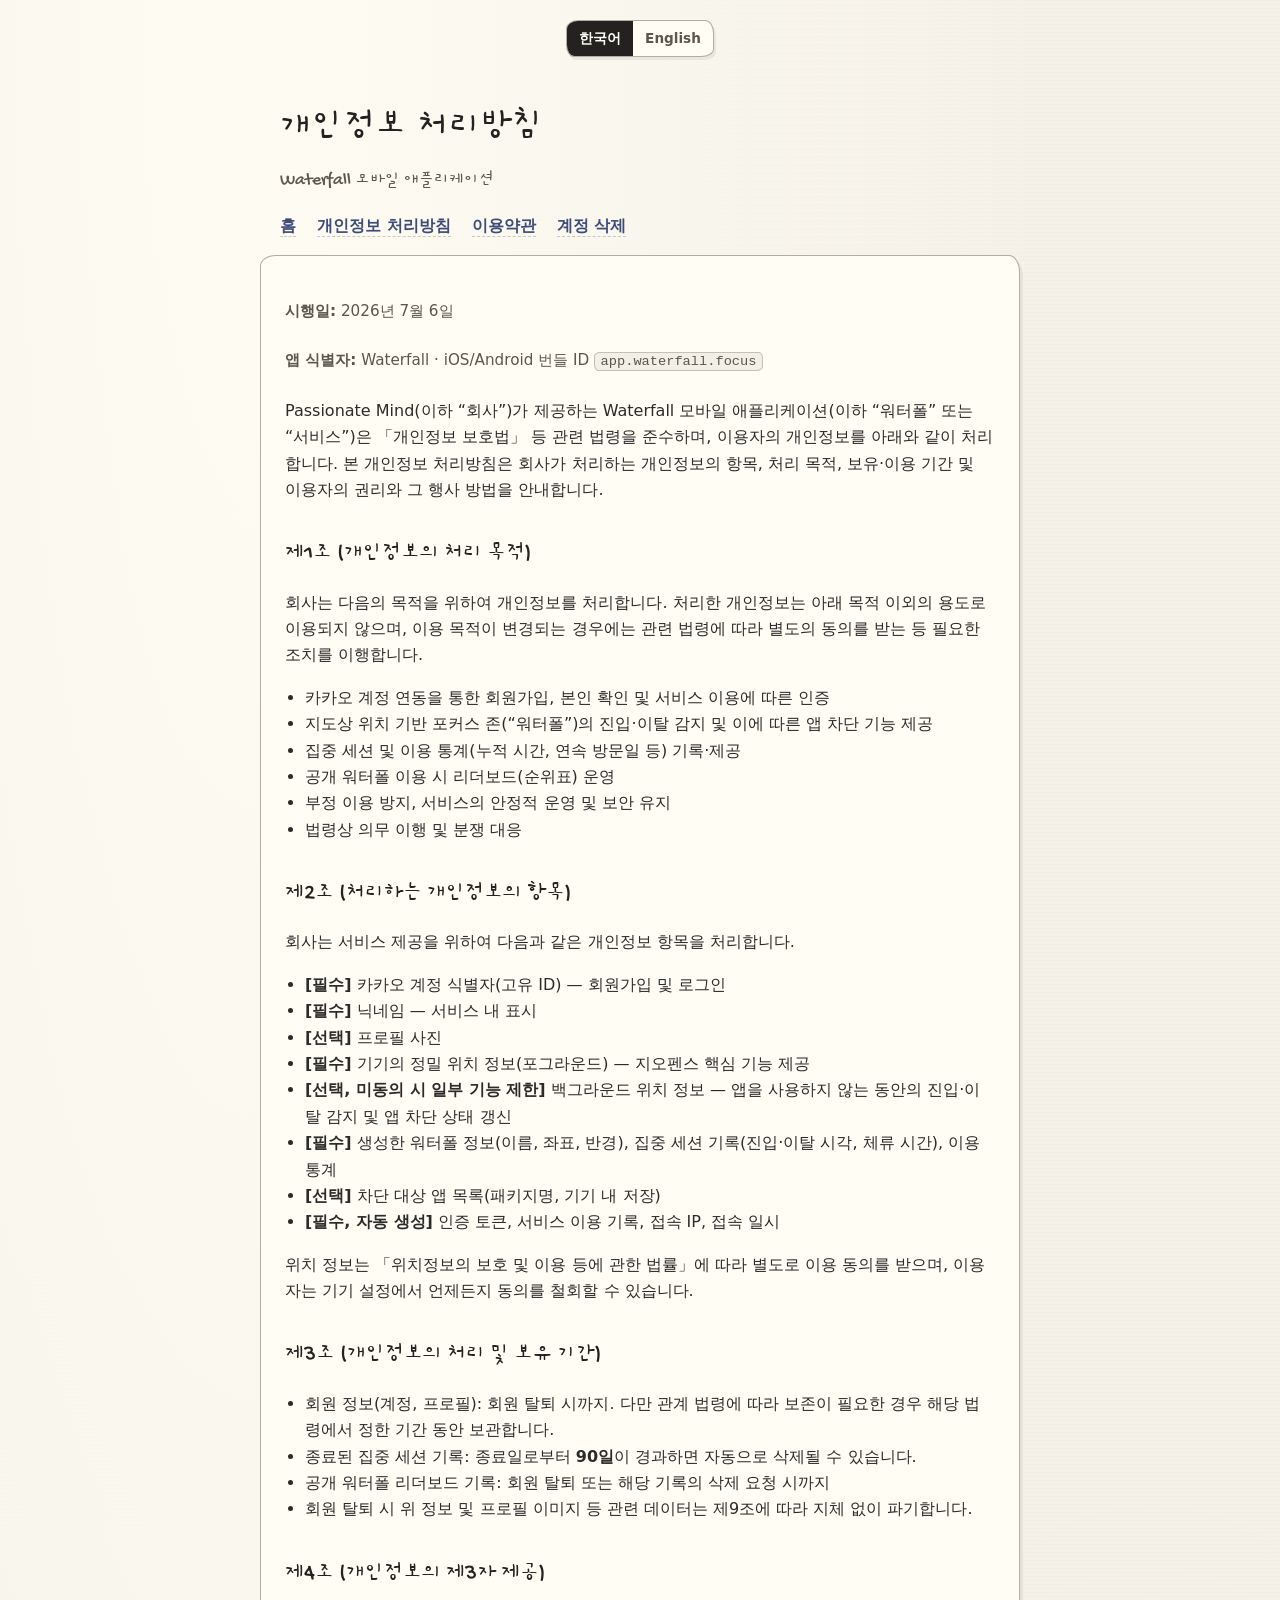
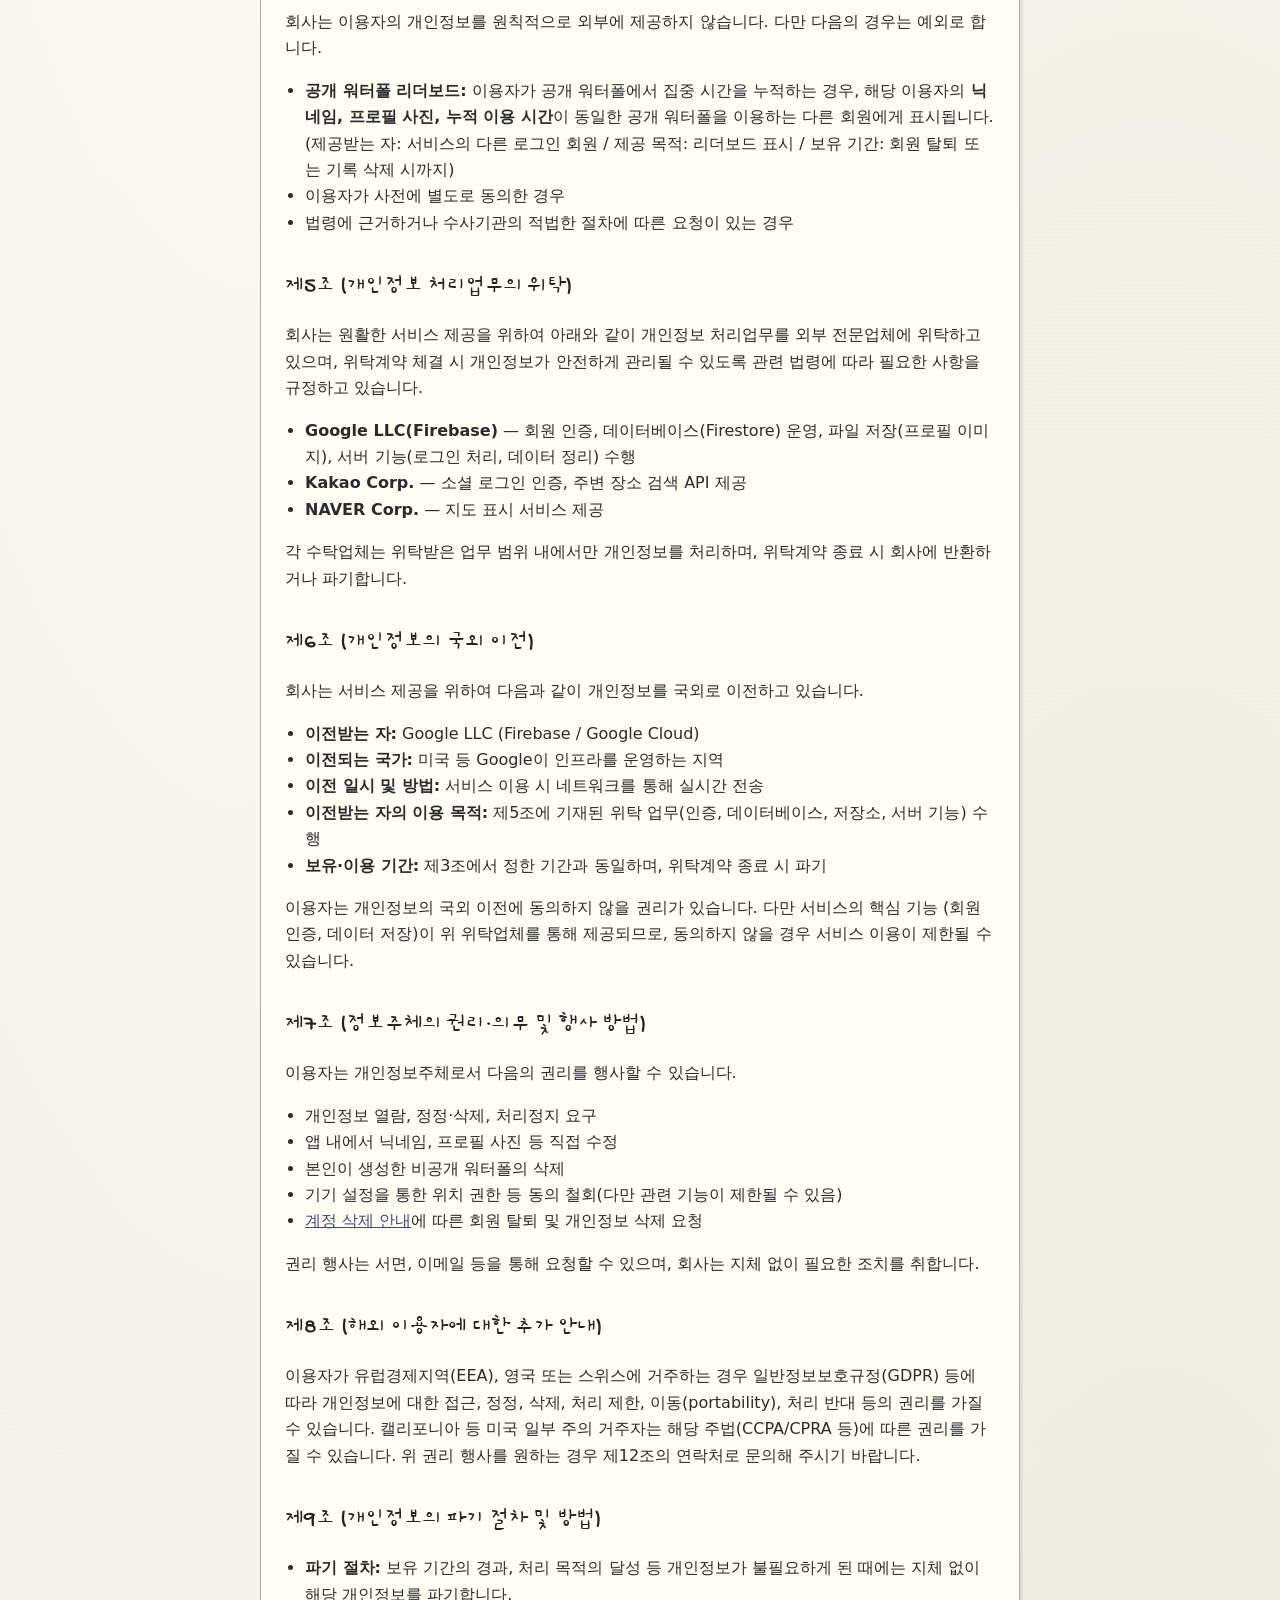
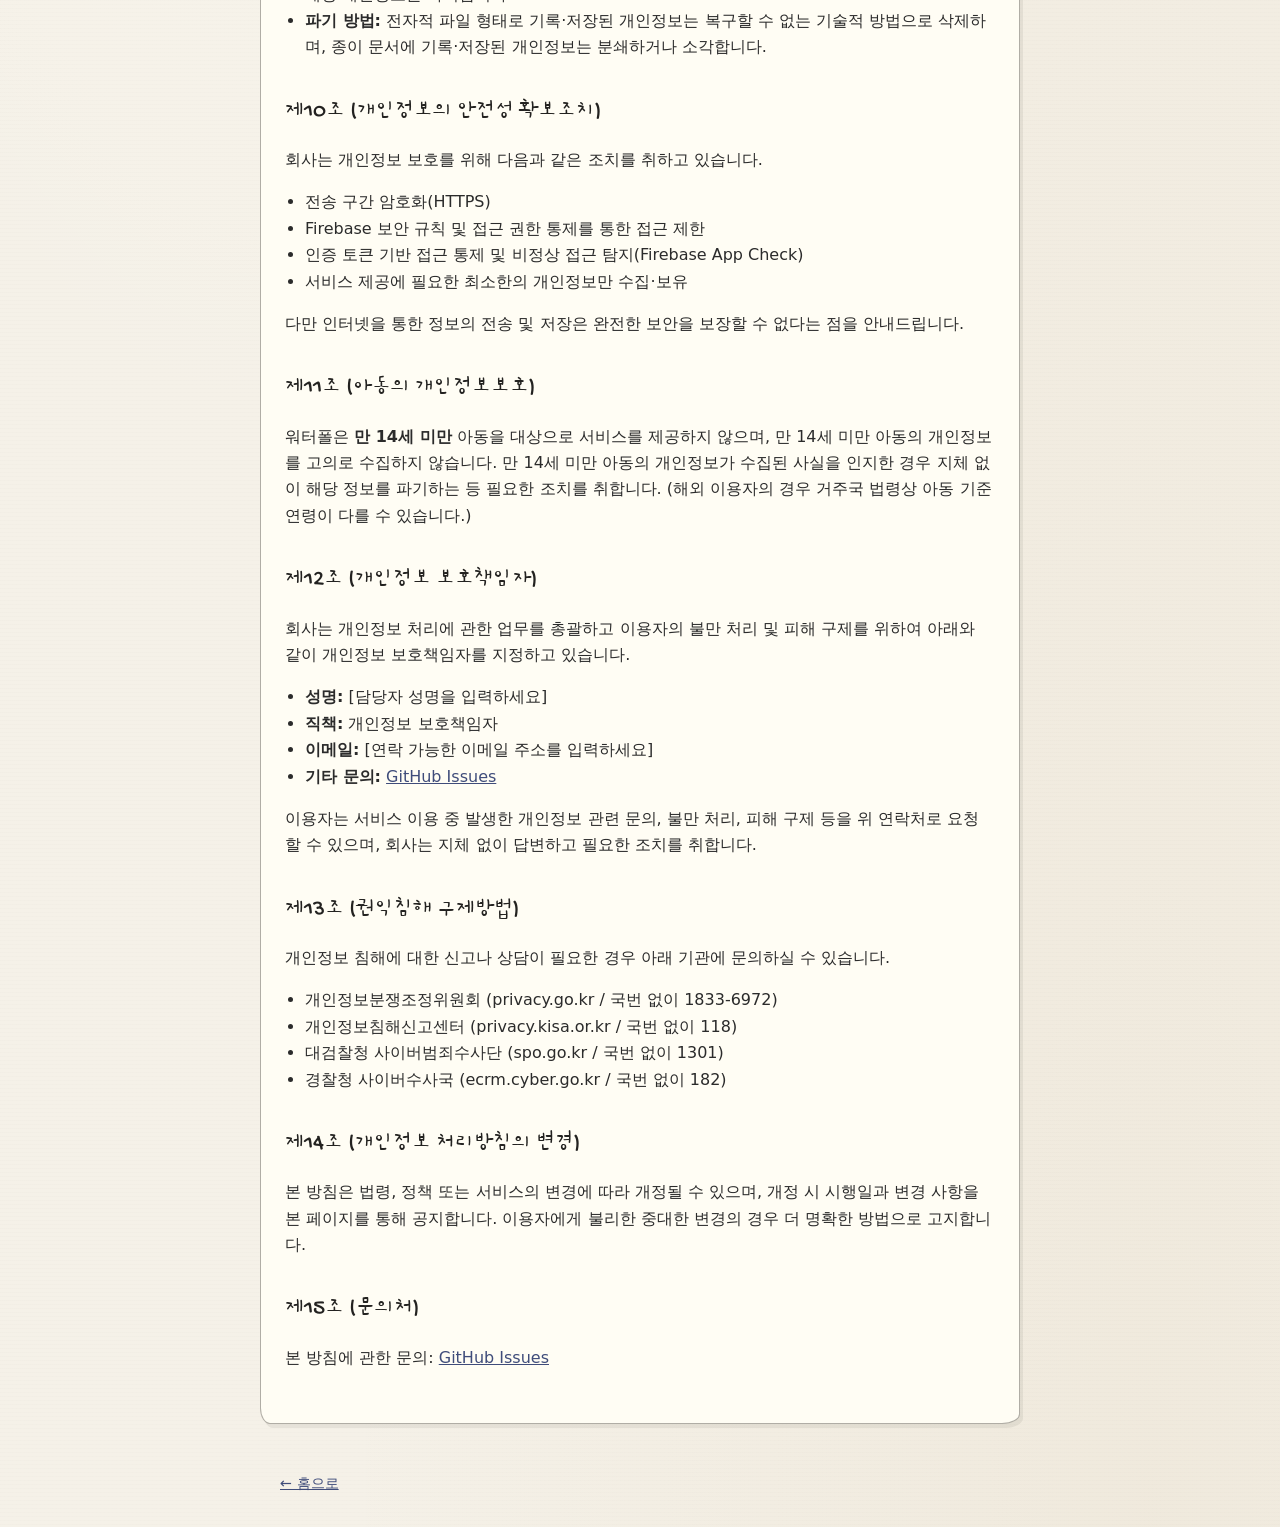
<file: privacy.html>
<!DOCTYPE html>
<html lang="ko">
  <head>
    <meta charset="utf-8" />
    <meta name="viewport" content="width=device-width, initial-scale=1" />
    <title>개인정보 처리방침 — Waterfall</title>
    <link rel="stylesheet" href="css/style.css" />
    <script src="js/i18n.js" defer></script>
  </head>
  <body data-default-lang="ko">
    <div class="lang-switch" role="group" aria-label="Language">
      <button type="button" data-lang-btn="ko" class="active" aria-pressed="true">한국어</button>
      <button type="button" data-lang-btn="en" aria-pressed="false">English</button>
    </div>

    <div data-lang-block="ko">
      <span data-page-title hidden>개인정보 처리방침 — Waterfall</span>
      <header>
        <h1>개인정보 처리방침</h1>
        <p>Waterfall 모바일 애플리케이션</p>
      </header>
      <nav>
        <div class="nav-links">
          <a href="index.html">홈</a>
          <a href="privacy.html">개인정보 처리방침</a>
          <a href="terms.html">이용약관</a>
          <a href="delete-account.html">계정 삭제</a>
        </div>
      </nav>
      <main>
        <p class="meta"><strong>시행일:</strong> 2026년 7월 6일</p>
        <p class="meta">
          <strong>앱 식별자:</strong> Waterfall · iOS/Android 번들 ID
          <code>app.waterfall.focus</code>
        </p>
        <p>
          Passionate Mind(이하 “회사”)가 제공하는 Waterfall 모바일 애플리케이션(이하 “워터폴” 또는
          “서비스”)은 「개인정보 보호법」 등 관련 법령을 준수하며, 이용자의 개인정보를 아래와 같이
          처리합니다. 본 개인정보 처리방침은 회사가 처리하는 개인정보의 항목, 처리 목적, 보유·이용
          기간 및 이용자의 권리와 그 행사 방법을 안내합니다.
        </p>

        <h2>제1조 (개인정보의 처리 목적)</h2>
        <p>
          회사는 다음의 목적을 위하여 개인정보를 처리합니다. 처리한 개인정보는 아래 목적 이외의
          용도로 이용되지 않으며, 이용 목적이 변경되는 경우에는 관련 법령에 따라 별도의 동의를
          받는 등 필요한 조치를 이행합니다.
        </p>
        <ul>
          <li>카카오 계정 연동을 통한 회원가입, 본인 확인 및 서비스 이용에 따른 인증</li>
          <li>지도상 위치 기반 포커스 존(“워터폴”)의 진입·이탈 감지 및 이에 따른 앱 차단 기능 제공</li>
          <li>집중 세션 및 이용 통계(누적 시간, 연속 방문일 등) 기록·제공</li>
          <li>공개 워터폴 이용 시 리더보드(순위표) 운영</li>
          <li>부정 이용 방지, 서비스의 안정적 운영 및 보안 유지</li>
          <li>법령상 의무 이행 및 분쟁 대응</li>
        </ul>

        <h2>제2조 (처리하는 개인정보의 항목)</h2>
        <p>회사는 서비스 제공을 위하여 다음과 같은 개인정보 항목을 처리합니다.</p>
        <ul>
          <li><strong>[필수]</strong> 카카오 계정 식별자(고유 ID) — 회원가입 및 로그인</li>
          <li><strong>[필수]</strong> 닉네임 — 서비스 내 표시</li>
          <li><strong>[선택]</strong> 프로필 사진</li>
          <li><strong>[필수]</strong> 기기의 정밀 위치 정보(포그라운드) — 지오펜스 핵심 기능 제공</li>
          <li>
            <strong>[선택, 미동의 시 일부 기능 제한]</strong> 백그라운드 위치 정보 — 앱을 사용하지
            않는 동안의 진입·이탈 감지 및 앱 차단 상태 갱신
          </li>
          <li><strong>[필수]</strong> 생성한 워터폴 정보(이름, 좌표, 반경), 집중 세션 기록(진입·이탈 시각, 체류 시간), 이용 통계</li>
          <li><strong>[선택]</strong> 차단 대상 앱 목록(패키지명, 기기 내 저장)</li>
          <li><strong>[필수, 자동 생성]</strong> 인증 토큰, 서비스 이용 기록, 접속 IP, 접속 일시</li>
        </ul>
        <p>
          위치 정보는 「위치정보의 보호 및 이용 등에 관한 법률」에 따라 별도로 이용 동의를 받으며,
          이용자는 기기 설정에서 언제든지 동의를 철회할 수 있습니다.
        </p>

        <h2>제3조 (개인정보의 처리 및 보유 기간)</h2>
        <ul>
          <li>회원 정보(계정, 프로필): 회원 탈퇴 시까지. 다만 관계 법령에 따라 보존이 필요한 경우 해당 법령에서 정한 기간 동안 보관합니다.</li>
          <li>종료된 집중 세션 기록: 종료일로부터 <strong>90일</strong>이 경과하면 자동으로 삭제될 수 있습니다.</li>
          <li>공개 워터폴 리더보드 기록: 회원 탈퇴 또는 해당 기록의 삭제 요청 시까지</li>
          <li>회원 탈퇴 시 위 정보 및 프로필 이미지 등 관련 데이터는 제9조에 따라 지체 없이 파기합니다.</li>
        </ul>

        <h2>제4조 (개인정보의 제3자 제공)</h2>
        <p>회사는 이용자의 개인정보를 원칙적으로 외부에 제공하지 않습니다. 다만 다음의 경우는 예외로 합니다.</p>
        <ul>
          <li>
            <strong>공개 워터폴 리더보드:</strong> 이용자가 공개 워터폴에서 집중 시간을 누적하는
            경우, 해당 이용자의 <strong>닉네임, 프로필 사진, 누적 이용 시간</strong>이 동일한
            공개 워터폴을 이용하는 다른 회원에게 표시됩니다. (제공받는 자: 서비스의 다른 로그인
            회원 / 제공 목적: 리더보드 표시 / 보유 기간: 회원 탈퇴 또는 기록 삭제 시까지)
          </li>
          <li>이용자가 사전에 별도로 동의한 경우</li>
          <li>법령에 근거하거나 수사기관의 적법한 절차에 따른 요청이 있는 경우</li>
        </ul>

        <h2>제5조 (개인정보 처리업무의 위탁)</h2>
        <p>
          회사는 원활한 서비스 제공을 위하여 아래와 같이 개인정보 처리업무를 외부 전문업체에
          위탁하고 있으며, 위탁계약 체결 시 개인정보가 안전하게 관리될 수 있도록 관련 법령에 따라
          필요한 사항을 규정하고 있습니다.
        </p>
        <ul>
          <li><strong>Google LLC(Firebase)</strong> — 회원 인증, 데이터베이스(Firestore) 운영, 파일 저장(프로필 이미지), 서버 기능(로그인 처리, 데이터 정리) 수행</li>
          <li><strong>Kakao Corp.</strong> — 소셜 로그인 인증, 주변 장소 검색 API 제공</li>
          <li><strong>NAVER Corp.</strong> — 지도 표시 서비스 제공</li>
        </ul>
        <p>각 수탁업체는 위탁받은 업무 범위 내에서만 개인정보를 처리하며, 위탁계약 종료 시 회사에 반환하거나 파기합니다.</p>

        <h2>제6조 (개인정보의 국외 이전)</h2>
        <p>회사는 서비스 제공을 위하여 다음과 같이 개인정보를 국외로 이전하고 있습니다.</p>
        <ul>
          <li><strong>이전받는 자:</strong> Google LLC (Firebase / Google Cloud)</li>
          <li><strong>이전되는 국가:</strong> 미국 등 Google이 인프라를 운영하는 지역</li>
          <li><strong>이전 일시 및 방법:</strong> 서비스 이용 시 네트워크를 통해 실시간 전송</li>
          <li><strong>이전받는 자의 이용 목적:</strong> 제5조에 기재된 위탁 업무(인증, 데이터베이스, 저장소, 서버 기능) 수행</li>
          <li><strong>보유·이용 기간:</strong> 제3조에서 정한 기간과 동일하며, 위탁계약 종료 시 파기</li>
        </ul>
        <p>
          이용자는 개인정보의 국외 이전에 동의하지 않을 권리가 있습니다. 다만 서비스의 핵심 기능
          (회원 인증, 데이터 저장)이 위 위탁업체를 통해 제공되므로, 동의하지 않을 경우 서비스
          이용이 제한될 수 있습니다.
        </p>

        <h2>제7조 (정보주체의 권리·의무 및 행사 방법)</h2>
        <p>이용자는 개인정보주체로서 다음의 권리를 행사할 수 있습니다.</p>
        <ul>
          <li>개인정보 열람, 정정·삭제, 처리정지 요구</li>
          <li>앱 내에서 닉네임, 프로필 사진 등 직접 수정</li>
          <li>본인이 생성한 비공개 워터폴의 삭제</li>
          <li>기기 설정을 통한 위치 권한 등 동의 철회(다만 관련 기능이 제한될 수 있음)</li>
          <li><a href="delete-account.html">계정 삭제 안내</a>에 따른 회원 탈퇴 및 개인정보 삭제 요청</li>
        </ul>
        <p>권리 행사는 서면, 이메일 등을 통해 요청할 수 있으며, 회사는 지체 없이 필요한 조치를 취합니다.</p>

        <h2>제8조 (해외 이용자에 대한 추가 안내)</h2>
        <p>
          이용자가 유럽경제지역(EEA), 영국 또는 스위스에 거주하는 경우 일반정보보호규정(GDPR) 등에
          따라 개인정보에 대한 접근, 정정, 삭제, 처리 제한, 이동(portability), 처리 반대 등의 권리를
          가질 수 있습니다. 캘리포니아 등 미국 일부 주의 거주자는 해당 주법(CCPA/CPRA 등)에 따른
          권리를 가질 수 있습니다. 위 권리 행사를 원하는 경우 제12조의 연락처로 문의해 주시기
          바랍니다.
        </p>

        <h2>제9조 (개인정보의 파기 절차 및 방법)</h2>
        <ul>
          <li><strong>파기 절차:</strong> 보유 기간의 경과, 처리 목적의 달성 등 개인정보가 불필요하게 된 때에는 지체 없이 해당 개인정보를 파기합니다.</li>
          <li><strong>파기 방법:</strong> 전자적 파일 형태로 기록·저장된 개인정보는 복구할 수 없는 기술적 방법으로 삭제하며, 종이 문서에 기록·저장된 개인정보는 분쇄하거나 소각합니다.</li>
        </ul>

        <h2>제10조 (개인정보의 안전성 확보조치)</h2>
        <p>회사는 개인정보 보호를 위해 다음과 같은 조치를 취하고 있습니다.</p>
        <ul>
          <li>전송 구간 암호화(HTTPS)</li>
          <li>Firebase 보안 규칙 및 접근 권한 통제를 통한 접근 제한</li>
          <li>인증 토큰 기반 접근 통제 및 비정상 접근 탐지(Firebase App Check)</li>
          <li>서비스 제공에 필요한 최소한의 개인정보만 수집·보유</li>
        </ul>
        <p>다만 인터넷을 통한 정보의 전송 및 저장은 완전한 보안을 보장할 수 없다는 점을 안내드립니다.</p>

        <h2>제11조 (아동의 개인정보보호)</h2>
        <p>
          워터폴은 <strong>만 14세 미만</strong> 아동을 대상으로 서비스를 제공하지 않으며, 만 14세
          미만 아동의 개인정보를 고의로 수집하지 않습니다. 만 14세 미만 아동의 개인정보가 수집된
          사실을 인지한 경우 지체 없이 해당 정보를 파기하는 등 필요한 조치를 취합니다. (해외
          이용자의 경우 거주국 법령상 아동 기준 연령이 다를 수 있습니다.)
        </p>

        <h2>제12조 (개인정보 보호책임자)</h2>
        <p>
          회사는 개인정보 처리에 관한 업무를 총괄하고 이용자의 불만 처리 및 피해 구제를 위하여
          아래와 같이 개인정보 보호책임자를 지정하고 있습니다.
        </p>
        <ul>
          <li><strong>성명:</strong> [담당자 성명을 입력하세요]</li>
          <li><strong>직책:</strong> 개인정보 보호책임자</li>
          <li><strong>이메일:</strong> [연락 가능한 이메일 주소를 입력하세요]</li>
          <li><strong>기타 문의:</strong> <a href="https://github.com/Halley04/Waterfall-docs/issues">GitHub Issues</a></li>
        </ul>
        <p>
          이용자는 서비스 이용 중 발생한 개인정보 관련 문의, 불만 처리, 피해 구제 등을 위 연락처로
          요청할 수 있으며, 회사는 지체 없이 답변하고 필요한 조치를 취합니다.
        </p>

        <h2>제13조 (권익침해 구제방법)</h2>
        <p>개인정보 침해에 대한 신고나 상담이 필요한 경우 아래 기관에 문의하실 수 있습니다.</p>
        <ul>
          <li>개인정보분쟁조정위원회 (privacy.go.kr / 국번 없이 1833-6972)</li>
          <li>개인정보침해신고센터 (privacy.kisa.or.kr / 국번 없이 118)</li>
          <li>대검찰청 사이버범죄수사단 (spo.go.kr / 국번 없이 1301)</li>
          <li>경찰청 사이버수사국 (ecrm.cyber.go.kr / 국번 없이 182)</li>
        </ul>

        <h2>제14조 (개인정보 처리방침의 변경)</h2>
        <p>
          본 방침은 법령, 정책 또는 서비스의 변경에 따라 개정될 수 있으며, 개정 시 시행일과 변경
          사항을 본 페이지를 통해 공지합니다. 이용자에게 불리한 중대한 변경의 경우 더 명확한
          방법으로 고지합니다.
        </p>

        <h2>제15조 (문의처)</h2>
        <p>
          본 방침에 관한 문의:
          <a href="https://github.com/Halley04/Waterfall-docs/issues">GitHub Issues</a>
        </p>
      </main>
      <footer><p><a href="index.html">← 홈으로</a></p></footer>
    </div>

    <div data-lang-block="en" hidden>
      <span data-page-title hidden>Privacy Policy — Waterfall</span>
      <header>
        <h1>Privacy Policy</h1>
        <p>Waterfall mobile application</p>
      </header>
      <nav>
        <div class="nav-links">
          <a href="index.html">Home</a>
          <a href="privacy.html">Privacy Policy</a>
          <a href="terms.html">Terms of Use</a>
          <a href="delete-account.html">Account deletion</a>
        </div>
      </nav>
      <main>
        <p class="meta"><strong>Effective date:</strong> July 6, 2026</p>
        <p class="meta">
          <strong>App identifier:</strong> Waterfall · iOS/Android bundle ID
          <code>app.waterfall.focus</code>
        </p>
        <p>
          Passionate Mind (“the Company”) operates the Waterfall mobile application (“Waterfall”,
          the “Service”) in compliance with applicable data protection law, including South
          Korea's Personal Information Protection Act (PIPA). This Privacy Policy describes the
          personal information we process, why, for how long, and your rights.
        </p>

        <h2>Article 1. Purposes of Processing</h2>
        <ul>
          <li>Account creation, identity verification, and authentication via Kakao login</li>
          <li>Detecting entry/exit of location-based focus zones (“waterfalls”) and controlling app blocking</li>
          <li>Recording focus sessions and statistics (total time, streaks)</li>
          <li>Operating leaderboards for public waterfalls</li>
          <li>Preventing abuse and maintaining service stability and security</li>
          <li>Complying with legal obligations and resolving disputes</li>
        </ul>

        <h2>Article 2. Personal Information Processed</h2>
        <ul>
          <li><strong>[Required]</strong> Kakao account identifier — account creation and login</li>
          <li><strong>[Required]</strong> Nickname — displayed in the service</li>
          <li><strong>[Optional]</strong> Profile photo</li>
          <li><strong>[Required]</strong> Precise device location (foreground) — core geofence function</li>
          <li><strong>[Optional; declining limits functionality]</strong> Background location — for enter/exit detection and blocking updates while the app is not in use</li>
          <li><strong>[Required]</strong> Waterfalls you create (name, coordinates, radius), focus session records (enter/exit time, duration), usage statistics</li>
          <li><strong>[Optional]</strong> Blocked app list (package names, stored on device)</li>
          <li><strong>[Required, automatically generated]</strong> Authentication tokens, service logs, IP address, access timestamps</li>
        </ul>

        <h2>Article 3. Retention Period</h2>
        <ul>
          <li>Account/profile data: until account deletion, or longer if required by law.</li>
          <li>Closed focus sessions: may be automatically deleted after <strong>90 days</strong>.</li>
          <li>Public leaderboard entries: until account deletion or a specific deletion request.</li>
          <li>Upon account deletion, associated data is destroyed without delay per Article 9.</li>
        </ul>

        <h2>Article 4. Disclosure to Third Parties</h2>
        <p>We do not disclose personal information to third parties except:</p>
        <ul>
          <li>
            <strong>Public waterfall leaderboards:</strong> your nickname, profile photo, and total
            duration become visible to other signed-in members of the same public waterfall.
          </li>
          <li>Where you have separately consented.</li>
          <li>Where required by law or a lawful request from an investigative authority.</li>
        </ul>

        <h2>Article 5. Processing Entrustment (Sub-processors)</h2>
        <ul>
          <li><strong>Google LLC (Firebase)</strong> — authentication, database (Firestore), file storage (profile images), server functions</li>
          <li><strong>Kakao Corp.</strong> — social login and place-search API</li>
          <li><strong>NAVER Corp.</strong> — map display</li>
        </ul>
        <p>Each processor handles data only within the scope entrusted, and returns or destroys it once the engagement ends.</p>

        <h2>Article 6. Cross-Border Transfer</h2>
        <ul>
          <li><strong>Recipient:</strong> Google LLC (Firebase / Google Cloud)</li>
          <li><strong>Destination country:</strong> United States and other regions where Google operates infrastructure</li>
          <li><strong>Timing/method:</strong> Real-time, over the network, during service use</li>
          <li><strong>Purpose:</strong> The processing functions described in Article 5</li>
          <li><strong>Retention:</strong> Same as Article 3; destroyed when the processing agreement ends</li>
        </ul>
        <p>
          You may object to this transfer; however, since core account and storage functions
          depend on this processor, declining may limit your ability to use the Service.
        </p>

        <h2>Article 7. Your Rights</h2>
        <ul>
          <li>Access, correction, deletion, and suspension of processing.</li>
          <li>Editing your nickname/profile photo in the app.</li>
          <li>Deleting private waterfalls you created.</li>
          <li>Withdrawing location or other permissions in device settings (may limit functionality).</li>
          <li>Requesting account deletion via our <a href="delete-account.html">account deletion page</a> or Article 12.</li>
        </ul>

        <h2>Article 8. Additional Notice for International Users</h2>
        <p>
          If you are located in the EEA, UK, or Switzerland, you may have rights under the GDPR
          (access, rectification, erasure, restriction, portability, objection). Residents of
          certain US states may have rights under applicable state law (e.g. CCPA/CPRA). Contact
          us via Article 12 to exercise these rights.
        </p>

        <h2>Article 9. Destruction Procedure and Method</h2>
        <p>
          Personal information is destroyed without delay once its retention period ends or its
          purpose is fulfilled. Electronic records are deleted using methods that prevent
          recovery; physical records are shredded or incinerated.
        </p>

        <h2>Article 10. Security Measures</h2>
        <ul>
          <li>Encrypted transport (HTTPS)</li>
          <li>Firebase security rules and access controls</li>
          <li>Token-based access control and anomaly detection (Firebase App Check)</li>
          <li>Collection limited to what is necessary for the Service</li>
        </ul>
        <p>No method of transmission or storage over the internet is completely secure.</p>

        <h2>Article 11. Children's Privacy</h2>
        <p>
          Waterfall is not directed at children under the age of <strong>14</strong> and does not
          knowingly collect personal information from them (this threshold reflects Korean law;
          other jurisdictions, e.g. the United States, may use a different minimum age such as 13
          under COPPA). If we learn we have collected such information, we will delete it promptly.
        </p>

        <h2>Article 12. Privacy Officer</h2>
        <ul>
          <li><strong>Name:</strong> [Add responsible person's name]</li>
          <li><strong>Title:</strong> Privacy Officer</li>
          <li><strong>Email:</strong> [Add a reachable contact email]</li>
          <li><strong>Other contact:</strong> <a href="https://github.com/Halley04/Waterfall-docs/issues">GitHub Issues</a></li>
        </ul>

        <h2>Article 13. Remedies for Rights Violations</h2>
        <p>Korean users may also contact:</p>
        <ul>
          <li>Personal Information Dispute Mediation Committee (privacy.go.kr / 1833-6972)</li>
          <li>KISA Privacy Infringement Report Center (privacy.kisa.or.kr / 118)</li>
          <li>Supreme Prosecutors' Office Cyber Investigation Division (spo.go.kr / 1301)</li>
          <li>National Police Agency Cyber Bureau (ecrm.cyber.go.kr / 182)</li>
        </ul>

        <h2>Article 14. Changes to This Policy</h2>
        <p>
          We may revise this policy to reflect legal, operational, or service changes. Updates and
          the effective date will be posted on this page; material changes adverse to users will
          be highlighted more clearly.
        </p>

        <h2>Article 15. Contact</h2>
        <p>Questions: <a href="https://github.com/Halley04/Waterfall-docs/issues">GitHub Issues</a></p>
      </main>
      <footer><p><a href="index.html">← Back to home</a></p></footer>
    </div>
  </body>
</html>
</file>
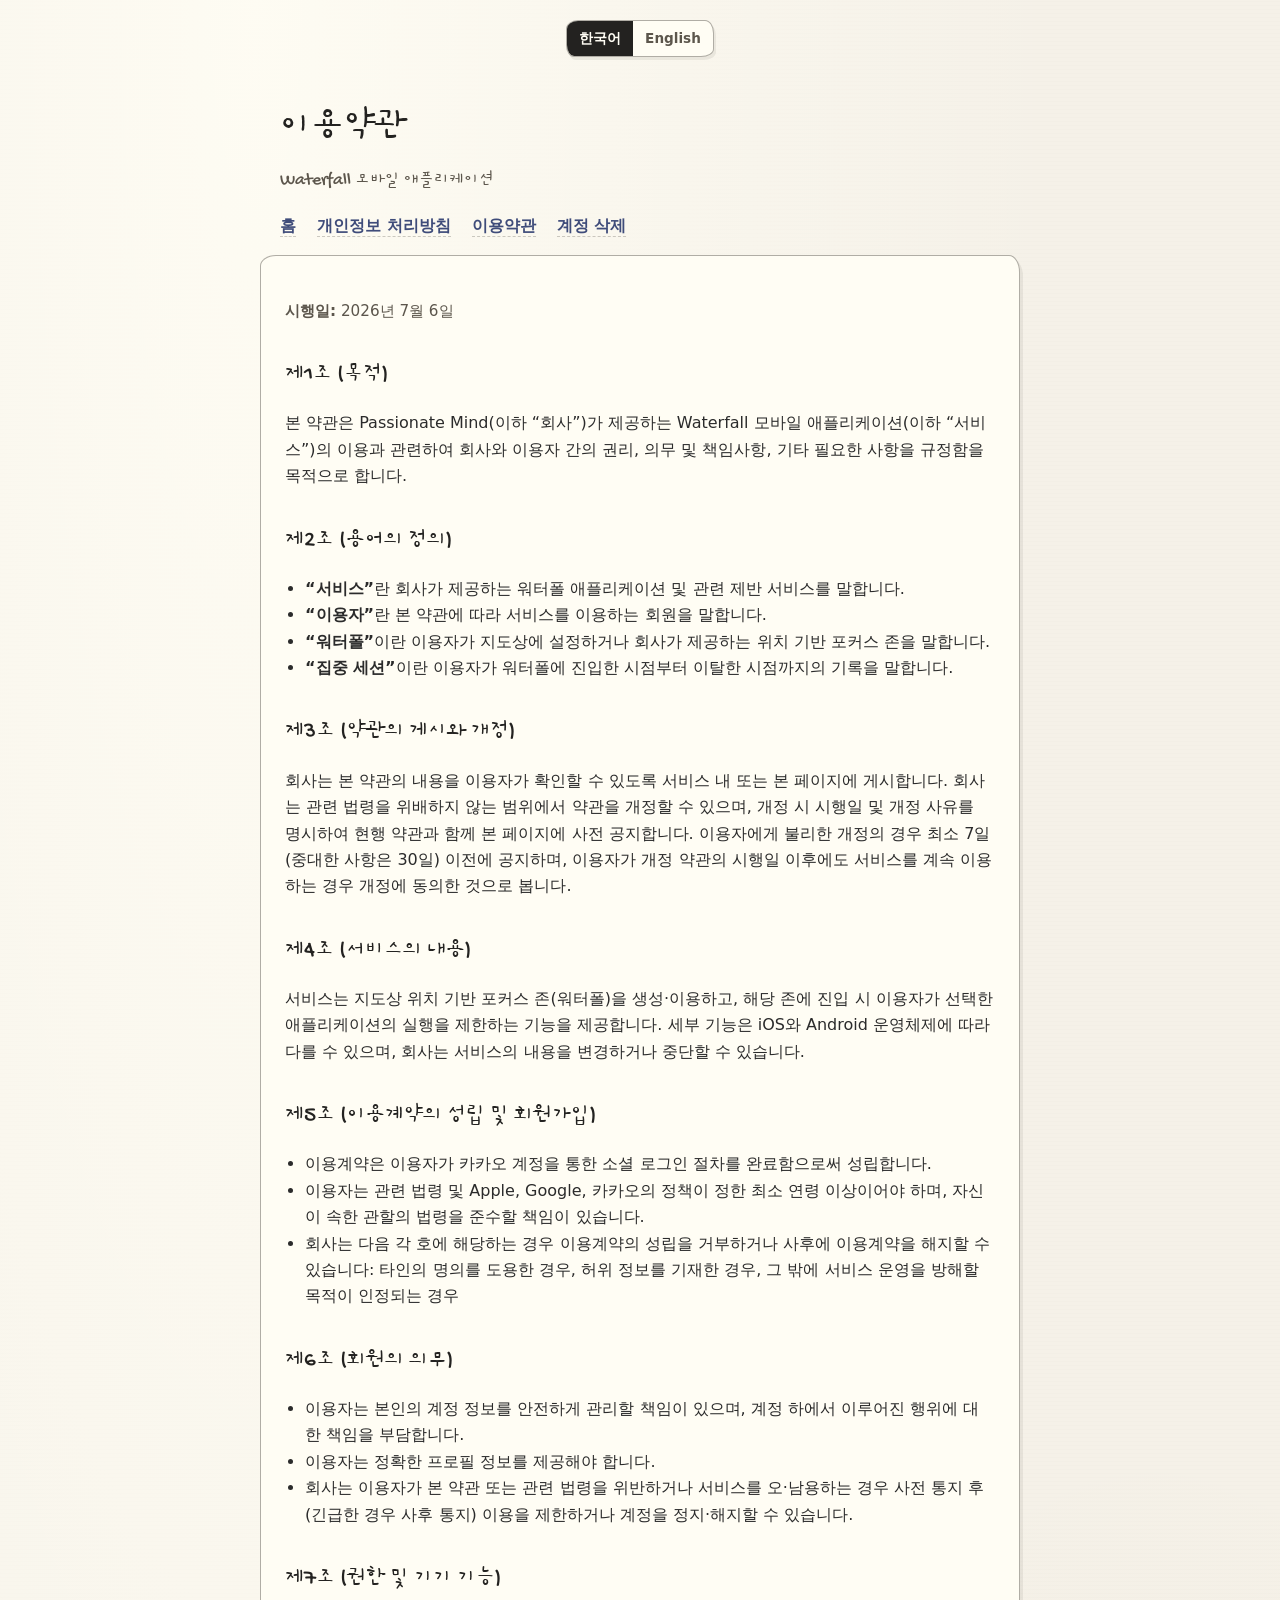
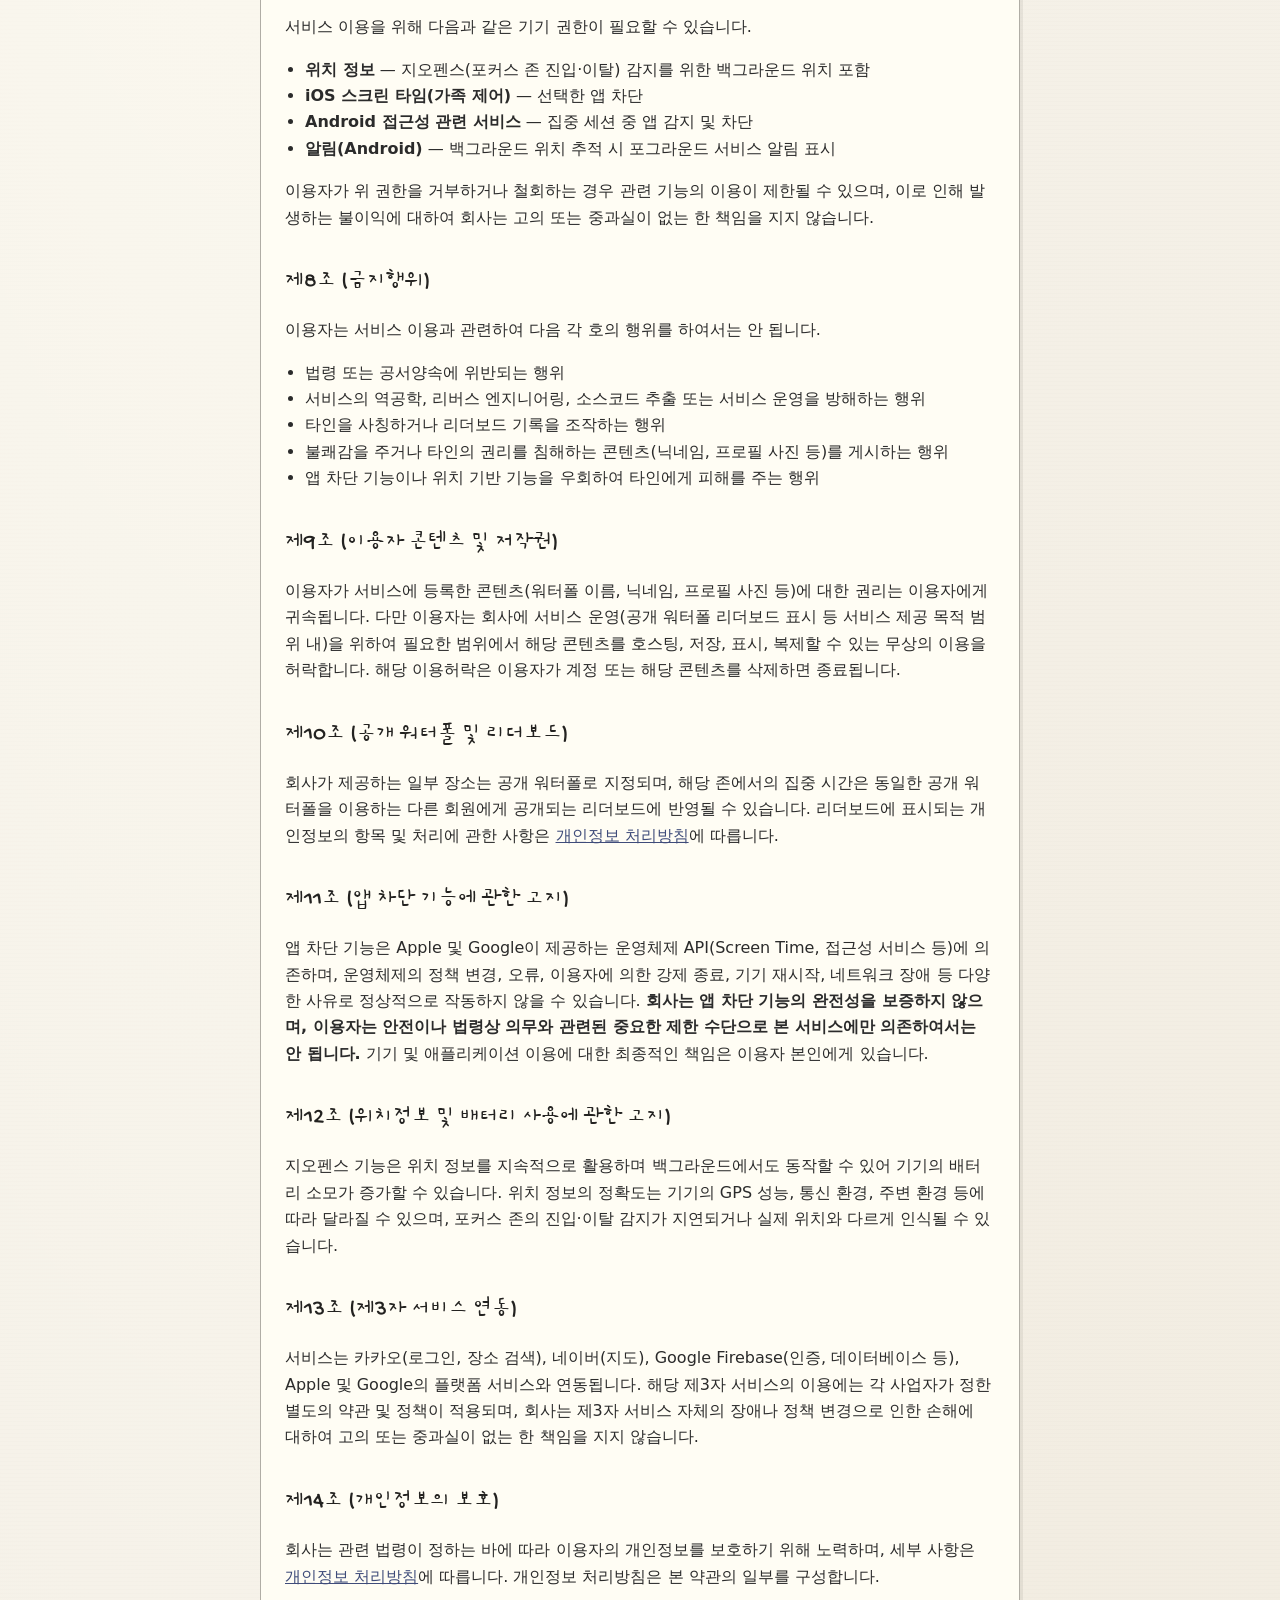
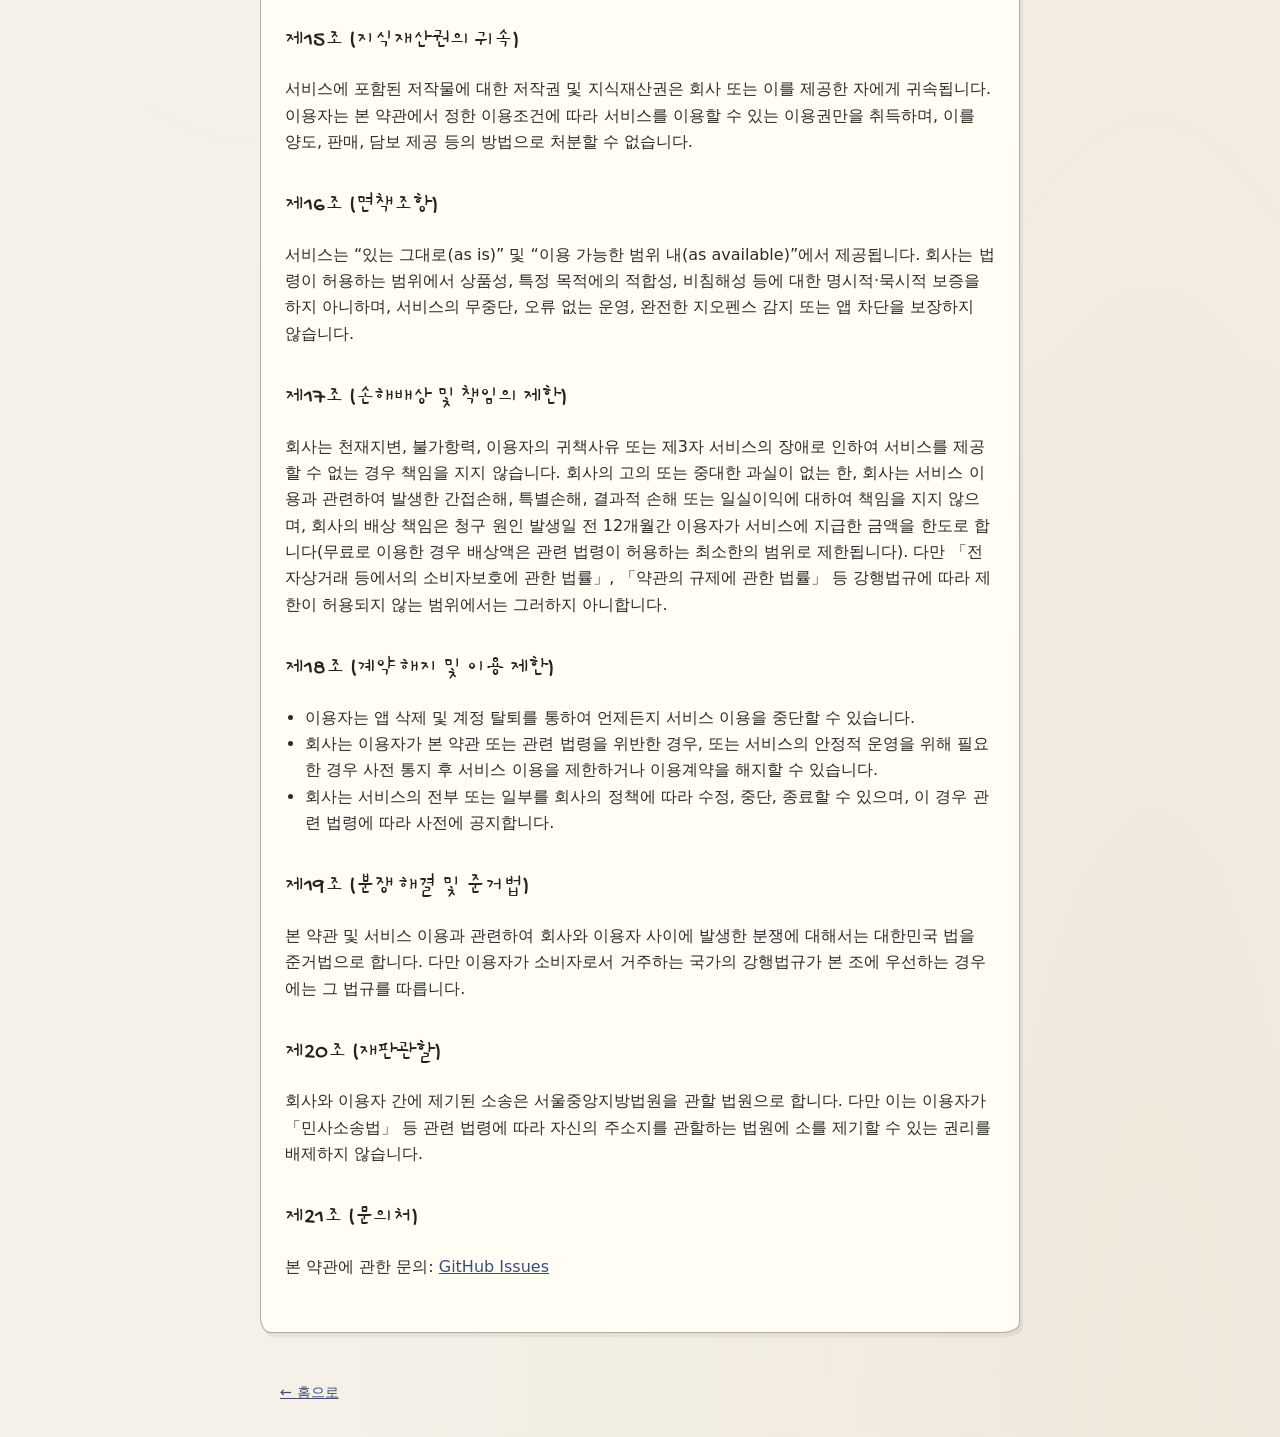
<file: terms.html>
<!DOCTYPE html>
<html lang="ko">
  <head>
    <meta charset="utf-8" />
    <meta name="viewport" content="width=device-width, initial-scale=1" />
    <title>이용약관 — Waterfall</title>
    <link rel="stylesheet" href="css/style.css" />
    <script src="js/i18n.js" defer></script>
  </head>
  <body data-default-lang="ko">
    <div class="lang-switch" role="group" aria-label="Language">
      <button type="button" data-lang-btn="ko" class="active" aria-pressed="true">한국어</button>
      <button type="button" data-lang-btn="en" aria-pressed="false">English</button>
    </div>

    <div data-lang-block="ko">
      <span data-page-title hidden>이용약관 — Waterfall</span>
      <header>
        <h1>이용약관</h1>
        <p>Waterfall 모바일 애플리케이션</p>
      </header>
      <nav>
        <div class="nav-links">
          <a href="index.html">홈</a>
          <a href="privacy.html">개인정보 처리방침</a>
          <a href="terms.html">이용약관</a>
          <a href="delete-account.html">계정 삭제</a>
        </div>
      </nav>
      <main>
        <p class="meta"><strong>시행일:</strong> 2026년 7월 6일</p>

        <h2>제1조 (목적)</h2>
        <p>
          본 약관은 Passionate Mind(이하 “회사”)가 제공하는 Waterfall 모바일 애플리케이션(이하
          “서비스”)의 이용과 관련하여 회사와 이용자 간의 권리, 의무 및 책임사항, 기타 필요한 사항을
          규정함을 목적으로 합니다.
        </p>

        <h2>제2조 (용어의 정의)</h2>
        <ul>
          <li><strong>“서비스”</strong>란 회사가 제공하는 워터폴 애플리케이션 및 관련 제반 서비스를 말합니다.</li>
          <li><strong>“이용자”</strong>란 본 약관에 따라 서비스를 이용하는 회원을 말합니다.</li>
          <li><strong>“워터폴”</strong>이란 이용자가 지도상에 설정하거나 회사가 제공하는 위치 기반 포커스 존을 말합니다.</li>
          <li><strong>“집중 세션”</strong>이란 이용자가 워터폴에 진입한 시점부터 이탈한 시점까지의 기록을 말합니다.</li>
        </ul>

        <h2>제3조 (약관의 게시와 개정)</h2>
        <p>
          회사는 본 약관의 내용을 이용자가 확인할 수 있도록 서비스 내 또는 본 페이지에 게시합니다.
          회사는 관련 법령을 위배하지 않는 범위에서 약관을 개정할 수 있으며, 개정 시 시행일 및 개정
          사유를 명시하여 현행 약관과 함께 본 페이지에 사전 공지합니다. 이용자에게 불리한 개정의
          경우 최소 7일(중대한 사항은 30일) 이전에 공지하며, 이용자가 개정 약관의 시행일 이후에도
          서비스를 계속 이용하는 경우 개정에 동의한 것으로 봅니다.
        </p>

        <h2>제4조 (서비스의 내용)</h2>
        <p>
          서비스는 지도상 위치 기반 포커스 존(워터폴)을 생성·이용하고, 해당 존에 진입 시 이용자가
          선택한 애플리케이션의 실행을 제한하는 기능을 제공합니다. 세부 기능은 iOS와 Android
          운영체제에 따라 다를 수 있으며, 회사는 서비스의 내용을 변경하거나 중단할 수 있습니다.
        </p>

        <h2>제5조 (이용계약의 성립 및 회원가입)</h2>
        <ul>
          <li>이용계약은 이용자가 카카오 계정을 통한 소셜 로그인 절차를 완료함으로써 성립합니다.</li>
          <li>이용자는 관련 법령 및 Apple, Google, 카카오의 정책이 정한 최소 연령 이상이어야 하며, 자신이 속한 관할의 법령을 준수할 책임이 있습니다.</li>
          <li>회사는 다음 각 호에 해당하는 경우 이용계약의 성립을 거부하거나 사후에 이용계약을 해지할 수 있습니다: 타인의 명의를 도용한 경우, 허위 정보를 기재한 경우, 그 밖에 서비스 운영을 방해할 목적이 인정되는 경우</li>
        </ul>

        <h2>제6조 (회원의 의무)</h2>
        <ul>
          <li>이용자는 본인의 계정 정보를 안전하게 관리할 책임이 있으며, 계정 하에서 이루어진 행위에 대한 책임을 부담합니다.</li>
          <li>이용자는 정확한 프로필 정보를 제공해야 합니다.</li>
          <li>회사는 이용자가 본 약관 또는 관련 법령을 위반하거나 서비스를 오·남용하는 경우 사전 통지 후(긴급한 경우 사후 통지) 이용을 제한하거나 계정을 정지·해지할 수 있습니다.</li>
        </ul>

        <h2>제7조 (권한 및 기기 기능)</h2>
        <p>서비스 이용을 위해 다음과 같은 기기 권한이 필요할 수 있습니다.</p>
        <ul>
          <li><strong>위치 정보</strong> — 지오펜스(포커스 존 진입·이탈) 감지를 위한 백그라운드 위치 포함</li>
          <li><strong>iOS 스크린 타임(가족 제어)</strong> — 선택한 앱 차단</li>
          <li><strong>Android 접근성 관련 서비스</strong> — 집중 세션 중 앱 감지 및 차단</li>
          <li><strong>알림(Android)</strong> — 백그라운드 위치 추적 시 포그라운드 서비스 알림 표시</li>
        </ul>
        <p>
          이용자가 위 권한을 거부하거나 철회하는 경우 관련 기능의 이용이 제한될 수 있으며, 이로
          인해 발생하는 불이익에 대하여 회사는 고의 또는 중과실이 없는 한 책임을 지지 않습니다.
        </p>

        <h2>제8조 (금지행위)</h2>
        <p>이용자는 서비스 이용과 관련하여 다음 각 호의 행위를 하여서는 안 됩니다.</p>
        <ul>
          <li>법령 또는 공서양속에 위반되는 행위</li>
          <li>서비스의 역공학, 리버스 엔지니어링, 소스코드 추출 또는 서비스 운영을 방해하는 행위</li>
          <li>타인을 사칭하거나 리더보드 기록을 조작하는 행위</li>
          <li>불쾌감을 주거나 타인의 권리를 침해하는 콘텐츠(닉네임, 프로필 사진 등)를 게시하는 행위</li>
          <li>앱 차단 기능이나 위치 기반 기능을 우회하여 타인에게 피해를 주는 행위</li>
        </ul>

        <h2>제9조 (이용자 콘텐츠 및 저작권)</h2>
        <p>
          이용자가 서비스에 등록한 콘텐츠(워터폴 이름, 닉네임, 프로필 사진 등)에 대한 권리는
          이용자에게 귀속됩니다. 다만 이용자는 회사에 서비스 운영(공개 워터폴 리더보드 표시 등
          서비스 제공 목적 범위 내)을 위하여 필요한 범위에서 해당 콘텐츠를 호스팅, 저장, 표시,
          복제할 수 있는 무상의 이용을 허락합니다. 해당 이용허락은 이용자가 계정 또는 해당
          콘텐츠를 삭제하면 종료됩니다.
        </p>

        <h2>제10조 (공개 워터폴 및 리더보드)</h2>
        <p>
          회사가 제공하는 일부 장소는 공개 워터폴로 지정되며, 해당 존에서의 집중 시간은 동일한
          공개 워터폴을 이용하는 다른 회원에게 공개되는 리더보드에 반영될 수 있습니다. 리더보드에
          표시되는 개인정보의 항목 및 처리에 관한 사항은
          <a href="privacy.html">개인정보 처리방침</a>에 따릅니다.
        </p>

        <h2>제11조 (앱 차단 기능에 관한 고지)</h2>
        <p>
          앱 차단 기능은 Apple 및 Google이 제공하는 운영체제 API(Screen Time, 접근성 서비스 등)에
          의존하며, 운영체제의 정책 변경, 오류, 이용자에 의한 강제 종료, 기기 재시작, 네트워크
          장애 등 다양한 사유로 정상적으로 작동하지 않을 수 있습니다.
          <strong>회사는 앱 차단 기능의 완전성을 보증하지 않으며, 이용자는 안전이나 법령상 의무와
          관련된 중요한 제한 수단으로 본 서비스에만 의존하여서는 안 됩니다.</strong> 기기 및
          애플리케이션 이용에 대한 최종적인 책임은 이용자 본인에게 있습니다.
        </p>

        <h2>제12조 (위치정보 및 배터리 사용에 관한 고지)</h2>
        <p>
          지오펜스 기능은 위치 정보를 지속적으로 활용하며 백그라운드에서도 동작할 수 있어 기기의
          배터리 소모가 증가할 수 있습니다. 위치 정보의 정확도는 기기의 GPS 성능, 통신 환경, 주변
          환경 등에 따라 달라질 수 있으며, 포커스 존의 진입·이탈 감지가 지연되거나 실제 위치와
          다르게 인식될 수 있습니다.
        </p>

        <h2>제13조 (제3자 서비스 연동)</h2>
        <p>
          서비스는 카카오(로그인, 장소 검색), 네이버(지도), Google Firebase(인증, 데이터베이스
          등), Apple 및 Google의 플랫폼 서비스와 연동됩니다. 해당 제3자 서비스의 이용에는 각
          사업자가 정한 별도의 약관 및 정책이 적용되며, 회사는 제3자 서비스 자체의 장애나 정책
          변경으로 인한 손해에 대하여 고의 또는 중과실이 없는 한 책임을 지지 않습니다.
        </p>

        <h2>제14조 (개인정보의 보호)</h2>
        <p>
          회사는 관련 법령이 정하는 바에 따라 이용자의 개인정보를 보호하기 위해 노력하며, 세부
          사항은 <a href="privacy.html">개인정보 처리방침</a>에 따릅니다. 개인정보 처리방침은 본
          약관의 일부를 구성합니다.
        </p>

        <h2>제15조 (지식재산권의 귀속)</h2>
        <p>
          서비스에 포함된 저작물에 대한 저작권 및 지식재산권은 회사 또는 이를 제공한 자에게
          귀속됩니다. 이용자는 본 약관에서 정한 이용조건에 따라 서비스를 이용할 수 있는 이용권만을
          취득하며, 이를 양도, 판매, 담보 제공 등의 방법으로 처분할 수 없습니다.
        </p>

        <h2>제16조 (면책조항)</h2>
        <p>
          서비스는 “있는 그대로(as is)” 및 “이용 가능한 범위 내(as available)”에서 제공됩니다.
          회사는 법령이 허용하는 범위에서 상품성, 특정 목적에의 적합성, 비침해성 등에 대한
          명시적·묵시적 보증을 하지 아니하며, 서비스의 무중단, 오류 없는 운영, 완전한 지오펜스
          감지 또는 앱 차단을 보장하지 않습니다.
        </p>

        <h2>제17조 (손해배상 및 책임의 제한)</h2>
        <p>
          회사는 천재지변, 불가항력, 이용자의 귀책사유 또는 제3자 서비스의 장애로 인하여 서비스를
          제공할 수 없는 경우 책임을 지지 않습니다. 회사의 고의 또는 중대한 과실이 없는 한, 회사는
          서비스 이용과 관련하여 발생한 간접손해, 특별손해, 결과적 손해 또는 일실이익에 대하여
          책임을 지지 않으며, 회사의 배상 책임은 청구 원인 발생일 전 12개월간 이용자가 서비스에
          지급한 금액을 한도로 합니다(무료로 이용한 경우 배상액은 관련 법령이 허용하는 최소한의
          범위로 제한됩니다). 다만 「전자상거래 등에서의 소비자보호에 관한 법률」, 「약관의 규제에
          관한 법률」 등 강행법규에 따라 제한이 허용되지 않는 범위에서는 그러하지 아니합니다.
        </p>

        <h2>제18조 (계약 해지 및 이용 제한)</h2>
        <ul>
          <li>이용자는 앱 삭제 및 계정 탈퇴를 통하여 언제든지 서비스 이용을 중단할 수 있습니다.</li>
          <li>회사는 이용자가 본 약관 또는 관련 법령을 위반한 경우, 또는 서비스의 안정적 운영을 위해 필요한 경우 사전 통지 후 서비스 이용을 제한하거나 이용계약을 해지할 수 있습니다.</li>
          <li>회사는 서비스의 전부 또는 일부를 회사의 정책에 따라 수정, 중단, 종료할 수 있으며, 이 경우 관련 법령에 따라 사전에 공지합니다.</li>
        </ul>

        <h2>제19조 (분쟁 해결 및 준거법)</h2>
        <p>
          본 약관 및 서비스 이용과 관련하여 회사와 이용자 사이에 발생한 분쟁에 대해서는 대한민국
          법을 준거법으로 합니다. 다만 이용자가 소비자로서 거주하는 국가의 강행법규가 본 조에
          우선하는 경우에는 그 법규를 따릅니다.
        </p>

        <h2>제20조 (재판관할)</h2>
        <p>
          회사와 이용자 간에 제기된 소송은 서울중앙지방법원을 관할 법원으로 합니다. 다만 이는
          이용자가 「민사소송법」 등 관련 법령에 따라 자신의 주소지를 관할하는 법원에 소를 제기할
          수 있는 권리를 배제하지 않습니다.
        </p>

        <h2>제21조 (문의처)</h2>
        <p>
          본 약관에 관한 문의:
          <a href="https://github.com/Halley04/Waterfall-docs/issues">GitHub Issues</a>
        </p>
      </main>
      <footer><p><a href="index.html">← 홈으로</a></p></footer>
    </div>

    <div data-lang-block="en" hidden>
      <span data-page-title hidden>Terms of Use — Waterfall</span>
      <header>
        <h1>Terms of Use</h1>
        <p>Waterfall mobile application</p>
      </header>
      <nav>
        <div class="nav-links">
          <a href="index.html">Home</a>
          <a href="privacy.html">Privacy Policy</a>
          <a href="terms.html">Terms of Use</a>
          <a href="delete-account.html">Account deletion</a>
        </div>
      </nav>
      <main>
        <p class="meta"><strong>Effective date:</strong> July 6, 2026</p>

        <h2>Article 1. Purpose</h2>
        <p>
          These Terms govern the rights, obligations, and responsibilities between Passionate
          Mind (“the Company”) and users of the Waterfall mobile application (“the Service”).
        </p>

        <h2>Article 2. Definitions</h2>
        <ul>
          <li><strong>“Service”</strong> means the Waterfall application and related services.</li>
          <li><strong>“User”</strong> means a member using the Service under these Terms.</li>
          <li><strong>“Waterfall”</strong> means a location-based focus zone created by a user or provided by the Company.</li>
          <li><strong>“Focus session”</strong> means the record from a user's entry into a waterfall until exit.</li>
        </ul>

        <h2>Article 3. Posting and Amendment of Terms</h2>
        <p>
          The Company posts these Terms in the Service and on this page. We may amend these Terms
          within the bounds of applicable law, announcing the effective date and reasons in
          advance alongside the current Terms. Changes adverse to users will be announced at
          least 7 days in advance (30 days for material changes). Continued use after the
          effective date constitutes acceptance.
        </p>

        <h2>Article 4. Description of the Service</h2>
        <p>
          The Service lets users create and use location-based focus zones (“waterfalls”) and
          restricts selected applications upon entry. Features may differ between iOS and Android
          and may be changed by the Company.
        </p>

        <h2>Article 5. Formation of the Service Agreement</h2>
        <ul>
          <li>The agreement is formed when a user completes sign-in via Kakao.</li>
          <li>Users must meet the minimum age required by applicable law and by Apple, Google, and Kakao policies, and are responsible for compliance with their local laws.</li>
          <li>The Company may refuse or later terminate an agreement in cases of identity theft, false information, or intent to disrupt the Service.</li>
        </ul>

        <h2>Article 6. User Obligations</h2>
        <ul>
          <li>Users are responsible for safeguarding their account and for activity under it.</li>
          <li>Users must provide accurate profile information.</li>
          <li>The Company may restrict use or suspend/terminate an account, with prior notice (or after, in urgent cases), for violations of these Terms or law, or misuse of the Service.</li>
        </ul>

        <h2>Article 7. Permissions and Device Features</h2>
        <ul>
          <li><strong>Location</strong> — including background location for geofence detection.</li>
          <li><strong>iOS Screen Time (Family Controls)</strong> — to block selected apps.</li>
          <li><strong>Android accessibility-related services</strong> — to detect and block apps during an active session.</li>
          <li><strong>Notifications (Android)</strong> — foreground service notice during background location tracking.</li>
        </ul>
        <p>
          If you decline or revoke these permissions, related features may stop working. Except
          for our gross negligence or willful misconduct, we are not liable for resulting harm.
        </p>

        <h2>Article 8. Prohibited Conduct</h2>
        <ul>
          <li>Unlawful use or conduct contrary to public order and morals.</li>
          <li>Reverse engineering, extracting source code, or disrupting the Service.</li>
          <li>Impersonating others or manipulating leaderboards.</li>
          <li>Posting offensive content or content that infringes others' rights.</li>
          <li>Circumventing blocking or location features to harm others.</li>
        </ul>

        <h2>Article 9. User Content and Copyright</h2>
        <p>
          You retain rights to content you submit (waterfall names, nickname, profile photo).
          You grant the Company a royalty-free license to host, store, display, and reproduce
          that content as needed to operate the Service, including displaying it on public
          leaderboards. This license ends when you delete the content or your account.
        </p>

        <h2>Article 10. Public Waterfalls and Leaderboards</h2>
        <p>
          Some locations are designated as public waterfalls. Time spent there may be reflected
          on leaderboards visible to other members of the same waterfall. See our
          <a href="privacy.html">Privacy Policy</a> for details on data shown.
        </p>

        <h2>Article 11. App Blocking Disclaimer</h2>
        <p>
          App blocking depends on operating-system APIs (Screen Time, accessibility services) and
          may fail due to OS policy changes, bugs, forced app termination, device restarts, or
          network issues. <strong>The Company does not guarantee blocking will function perfectly,
          and you must not rely on the Service as your sole safeguard for safety-critical or
          legally mandated restrictions.</strong> You remain responsible for your own device use.
        </p>

        <h2>Article 12. Location and Battery Notice</h2>
        <p>
          Geofence detection continuously uses location data and may run in the background,
          increasing battery consumption. Accuracy depends on GPS, network conditions, and
          environment; enter/exit detection may be delayed or imprecise.
        </p>

        <h2>Article 13. Third-Party Services</h2>
        <p>
          The Service integrates with Kakao, Naver Maps, Google Firebase, Apple, and Google
          platform services, each subject to its own terms. Except for our gross negligence or
          willful misconduct, we are not liable for outages or policy changes of these third
          parties.
        </p>

        <h2>Article 14. Privacy</h2>
        <p>
          Our <a href="privacy.html">Privacy Policy</a> governs how we handle personal
          information and is incorporated into these Terms by reference.
        </p>

        <h2>Article 15. Intellectual Property</h2>
        <p>
          Copyrights and other intellectual property in the Service belong to the Company or its
          licensors. Users receive only a limited right to use the Service under these Terms and
          may not transfer, sell, or pledge that right.
        </p>

        <h2>Article 16. Disclaimers</h2>
        <p>
          The Service is provided “as is” and “as available.” To the extent permitted by law, the
          Company disclaims all warranties, express or implied, including merchantability,
          fitness for a particular purpose, and non-infringement, and does not warrant
          uninterrupted, error-free, or fully accurate geofencing or blocking.
        </p>

        <h2>Article 17. Damages and Limitation of Liability</h2>
        <p>
          The Company is not liable for failure to provide the Service due to force majeure,
          causes attributable to the user, or third-party service outages. Except for our gross
          negligence or willful misconduct, we are not liable for indirect, special,
          consequential damages, or lost profits, and our total liability is limited to amounts
          you paid for the Service in the 12 months before the claim (or the minimum amount
          permitted by law if you used the Service for free). This limitation does not apply
          where prohibited by mandatory law, including Korea's Act on Consumer Protection in
          Electronic Commerce and Act on the Regulation of Terms and Conditions.
        </p>

        <h2>Article 18. Termination and Restriction</h2>
        <ul>
          <li>Users may stop using the Service at any time by deleting the app and their account.</li>
          <li>The Company may restrict use or terminate the agreement, with prior notice, for violations of these Terms or law, or as necessary for stable operation.</li>
          <li>The Company may modify, suspend, or discontinue all or part of the Service, with advance notice as required by law.</li>
        </ul>

        <h2>Article 19. Dispute Resolution and Governing Law</h2>
        <p>
          Disputes arising from these Terms or the Service are governed by the laws of the
          Republic of Korea, except where mandatory consumer-protection law of your country of
          residence takes precedence.
        </p>

        <h2>Article 20. Jurisdiction</h2>
        <p>
          Disputes between the Company and a user are subject to the Seoul Central District
          Court. This does not exclude a user's right, under applicable procedural law, to bring
          suit in the court of their own domicile.
        </p>

        <h2>Article 21. Contact</h2>
        <p><a href="https://github.com/Halley04/Waterfall-docs/issues">GitHub Issues</a></p>
      </main>
      <footer><p><a href="index.html">← Back to home</a></p></footer>
    </div>
  </body>
</html>
</file>
<file: css/style.css>
/* Sketchbook theme — warm paper, ink strokes, hand-drawn accents.
   Mirrors the app palette (lib/theme/app_colors.dart). */

@import url("https://fonts.googleapis.com/css2?family=Gochi+Hand&family=Gaegu:wght@400;700&display=swap");

:root {
  color-scheme: light;
  --paper: #f5f1e8;
  --surface: #fffdf4;
  --text: #2b2b2b;
  --ink-deep: #232220;
  --muted: #5c564c;
  --accent: #3f4c7a; /* faded indigo ink */
  --ochre: #9a6f27;
  --ink-border: rgba(58, 54, 46, 0.4);
  --ink-border-soft: rgba(58, 54, 46, 0.25);
  --max-width: 760px;
  --hand-font: "Gochi Hand", "Gaegu", cursive;
}

* {
  box-sizing: border-box;
}

body {
  margin: 0;
  font-family: "Segoe UI", system-ui, -apple-system, sans-serif;
  line-height: 1.65;
  color: var(--text);
  background-color: var(--paper);
  /* Subtle paper grain: faint ruled texture + vignette washes. */
  background-image:
    radial-gradient(ellipse at 20% 0%, rgba(255, 253, 244, 0.9) 0%, transparent 55%),
    radial-gradient(ellipse at 90% 100%, rgba(154, 111, 39, 0.06) 0%, transparent 50%),
    repeating-linear-gradient(
      0deg,
      transparent 0px,
      transparent 3px,
      rgba(58, 54, 46, 0.012) 3px,
      rgba(58, 54, 46, 0.012) 4px
    );
}

header {
  max-width: var(--max-width);
  margin: 0 auto;
  padding: 2.5rem 1.25rem 1rem;
}

header h1 {
  margin: 0 0 0.35rem;
  font-family: var(--hand-font);
  font-size: 2.4rem;
  font-weight: 400;
  color: var(--ink-deep);
  letter-spacing: 0.02em;
}

header p {
  margin: 0;
  color: var(--muted);
  font-family: var(--hand-font);
  font-size: 1.15rem;
}

nav {
  max-width: var(--max-width);
  margin: 0 auto;
  padding: 0 1.25rem 1rem;
  display: flex;
  flex-wrap: wrap;
  align-items: center;
  gap: 0.5rem 1rem;
}

nav .nav-links a {
  color: var(--accent);
  text-decoration: none;
  margin-right: 1rem;
  font-weight: 600;
  border-bottom: 1.5px dashed var(--ink-border-soft);
  padding-bottom: 1px;
}

nav .nav-links a:hover {
  color: var(--ink-deep);
  border-bottom-color: var(--ink-border);
}

body > .lang-switch {
  display: flex;
  max-width: var(--max-width);
  margin: 1.25rem auto 0;
  padding: 0;
  justify-content: flex-end;
  width: fit-content;
  border: 1.5px solid var(--ink-border);
  /* Uneven radii for a hand-drawn outline. */
  border-radius: 12px 9px 13px 8px / 9px 13px 8px 12px;
  overflow: hidden;
  background: var(--surface);
  box-shadow: 2px 3px 0 rgba(58, 54, 46, 0.08);
}

.lang-switch button {
  border: 0;
  background: transparent;
  color: var(--muted);
  font: inherit;
  font-size: 0.85rem;
  font-weight: 600;
  padding: 0.4rem 0.75rem;
  cursor: pointer;
}

.lang-switch button.active {
  background: var(--ink-deep);
  color: var(--surface);
}

.lang-switch button:hover:not(.active) {
  background: rgba(58, 54, 46, 0.06);
}

[data-lang-block][hidden] {
  display: none !important;
}

main {
  max-width: var(--max-width);
  margin: 0 auto 3rem;
  padding: 1.75rem 1.5rem 2.25rem;
  background: var(--surface);
  border: 1.5px solid var(--ink-border);
  border-radius: 16px 11px 18px 10px / 11px 17px 10px 16px;
  box-shadow: 3px 4px 0 rgba(58, 54, 46, 0.08);
}

main h2 {
  margin-top: 2rem;
  margin-bottom: 0.75rem;
  font-family: var(--hand-font);
  font-size: 1.45rem;
  font-weight: 400;
  color: var(--ink-deep);
}

main h2:first-child {
  margin-top: 0;
}

main h3 {
  margin-top: 1.25rem;
  margin-bottom: 0.5rem;
  font-size: 1rem;
  color: var(--ink-deep);
}

main p,
main li {
  color: var(--text);
}

main ul,
main ol {
  padding-left: 1.25rem;
}

main a {
  color: var(--accent);
}

code {
  background: rgba(58, 54, 46, 0.07);
  border: 1px solid var(--ink-border-soft);
  border-radius: 6px 4px 7px 4px / 4px 6px 4px 7px;
  padding: 0.05rem 0.35rem;
  font-size: 0.9em;
}

.meta {
  color: var(--muted);
  font-size: 0.95rem;
  margin-bottom: 1.5rem;
}

.hero {
  max-width: var(--max-width);
  margin: 0 auto;
  padding: 0 1.25rem 2rem;
}

.hero-card {
  background: var(--surface);
  border: 1.5px solid var(--ink-border);
  border-radius: 18px 12px 16px 11px / 12px 17px 11px 18px;
  padding: 1.75rem 1.5rem;
  box-shadow: 3px 4px 0 rgba(58, 54, 46, 0.08);
}

.hero-card h2 {
  margin-top: 1.75rem;
  margin-bottom: 0.6rem;
  font-family: var(--hand-font);
  font-size: 1.45rem;
  font-weight: 400;
  color: var(--ink-deep);
}

.hero-card h2:first-child {
  margin-top: 0;
}

.hero-card strong {
  color: var(--accent);
}

.cta-row {
  display: flex;
  flex-wrap: wrap;
  gap: 0.75rem;
  margin-top: 1.5rem;
}

.cta-row a {
  display: inline-block;
  padding: 0.6rem 1.1rem;
  border: 1.5px solid var(--ink-deep);
  border-radius: 12px 8px 13px 9px / 9px 12px 8px 13px;
  background: var(--ink-deep);
  color: var(--surface);
  text-decoration: none;
  font-weight: 600;
  box-shadow: 2px 3px 0 rgba(58, 54, 46, 0.15);
  transition: transform 0.08s ease, box-shadow 0.08s ease;
}

.cta-row a:hover {
  transform: translate(1px, 1px);
  box-shadow: 1px 2px 0 rgba(58, 54, 46, 0.15);
}

.cta-row a.secondary {
  background: var(--surface);
  color: var(--ink-deep);
  border: 1.5px solid var(--ink-border);
  box-shadow: 2px 3px 0 rgba(58, 54, 46, 0.08);
}

footer {
  max-width: var(--max-width);
  margin: 0 auto 2rem;
  padding: 0 1.25rem;
  color: var(--muted);
  font-size: 0.9rem;
}

footer a {
  color: var(--accent);
}
</file>
